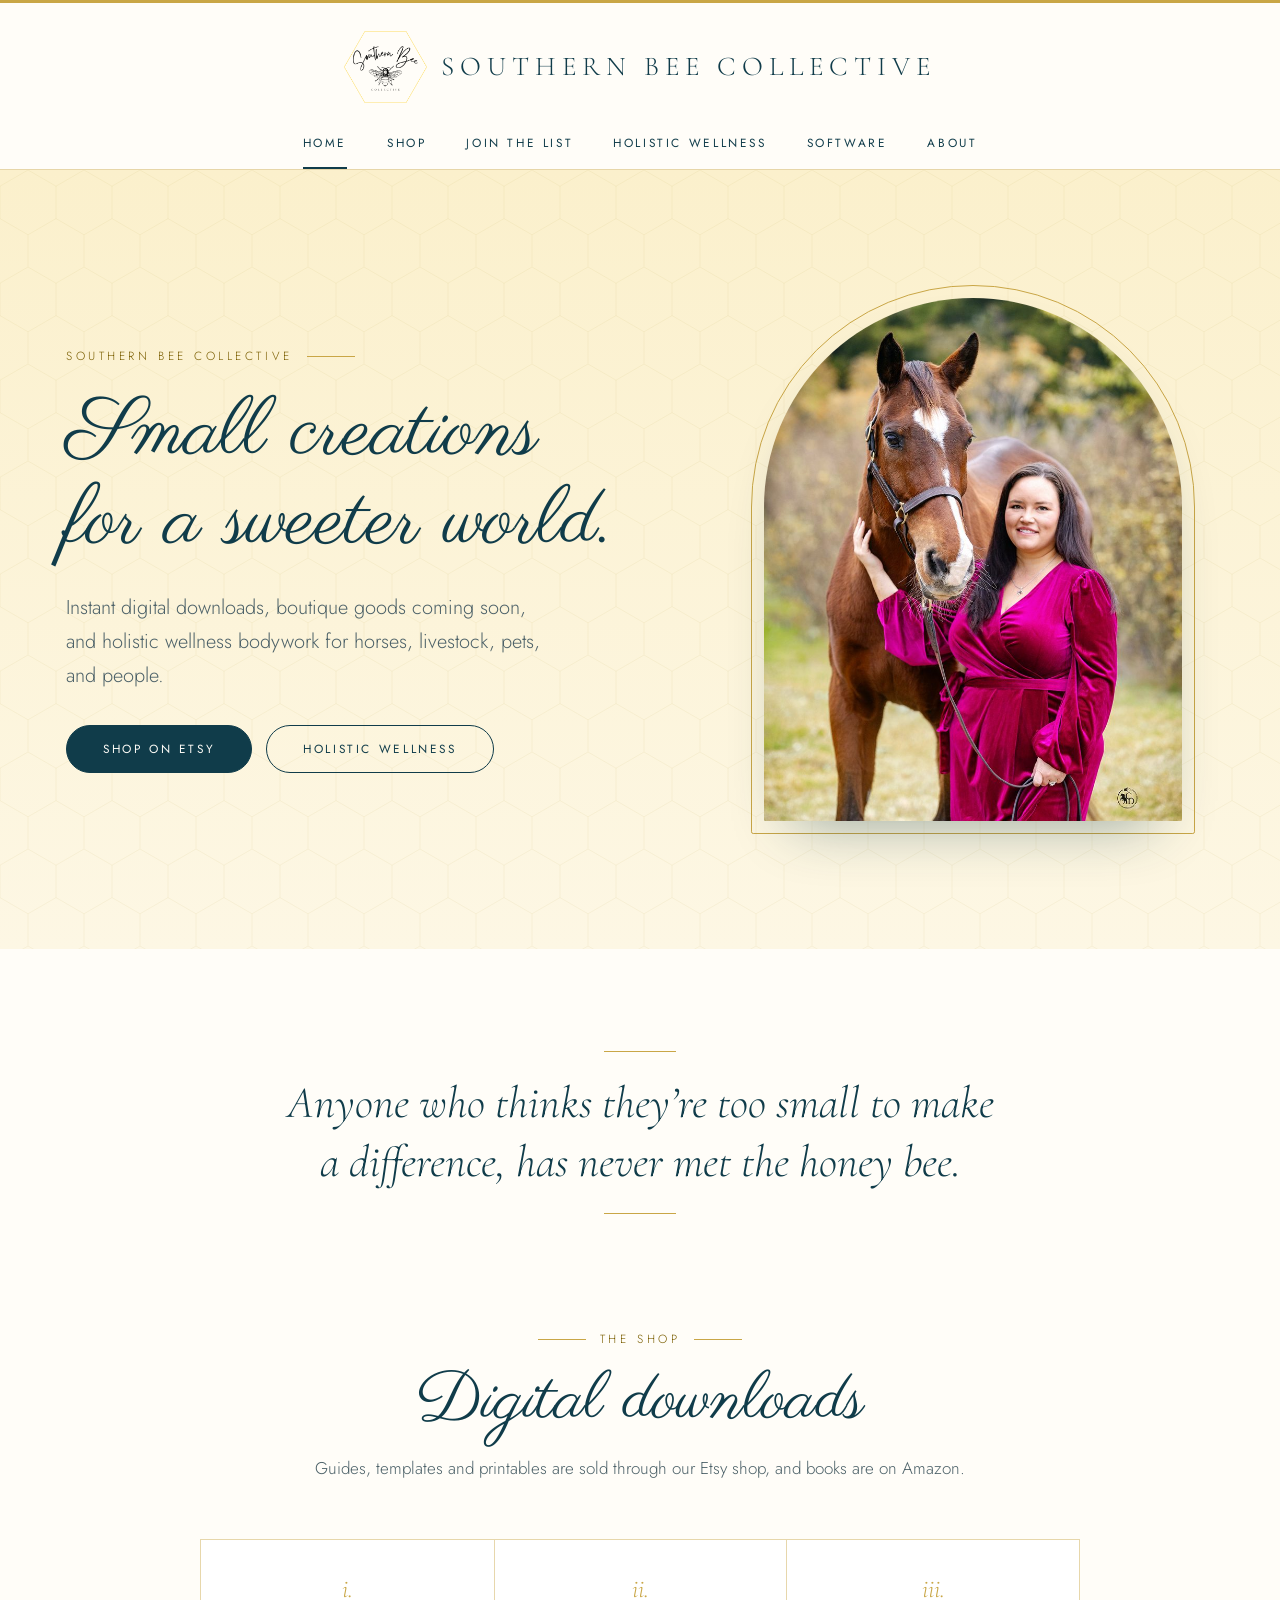
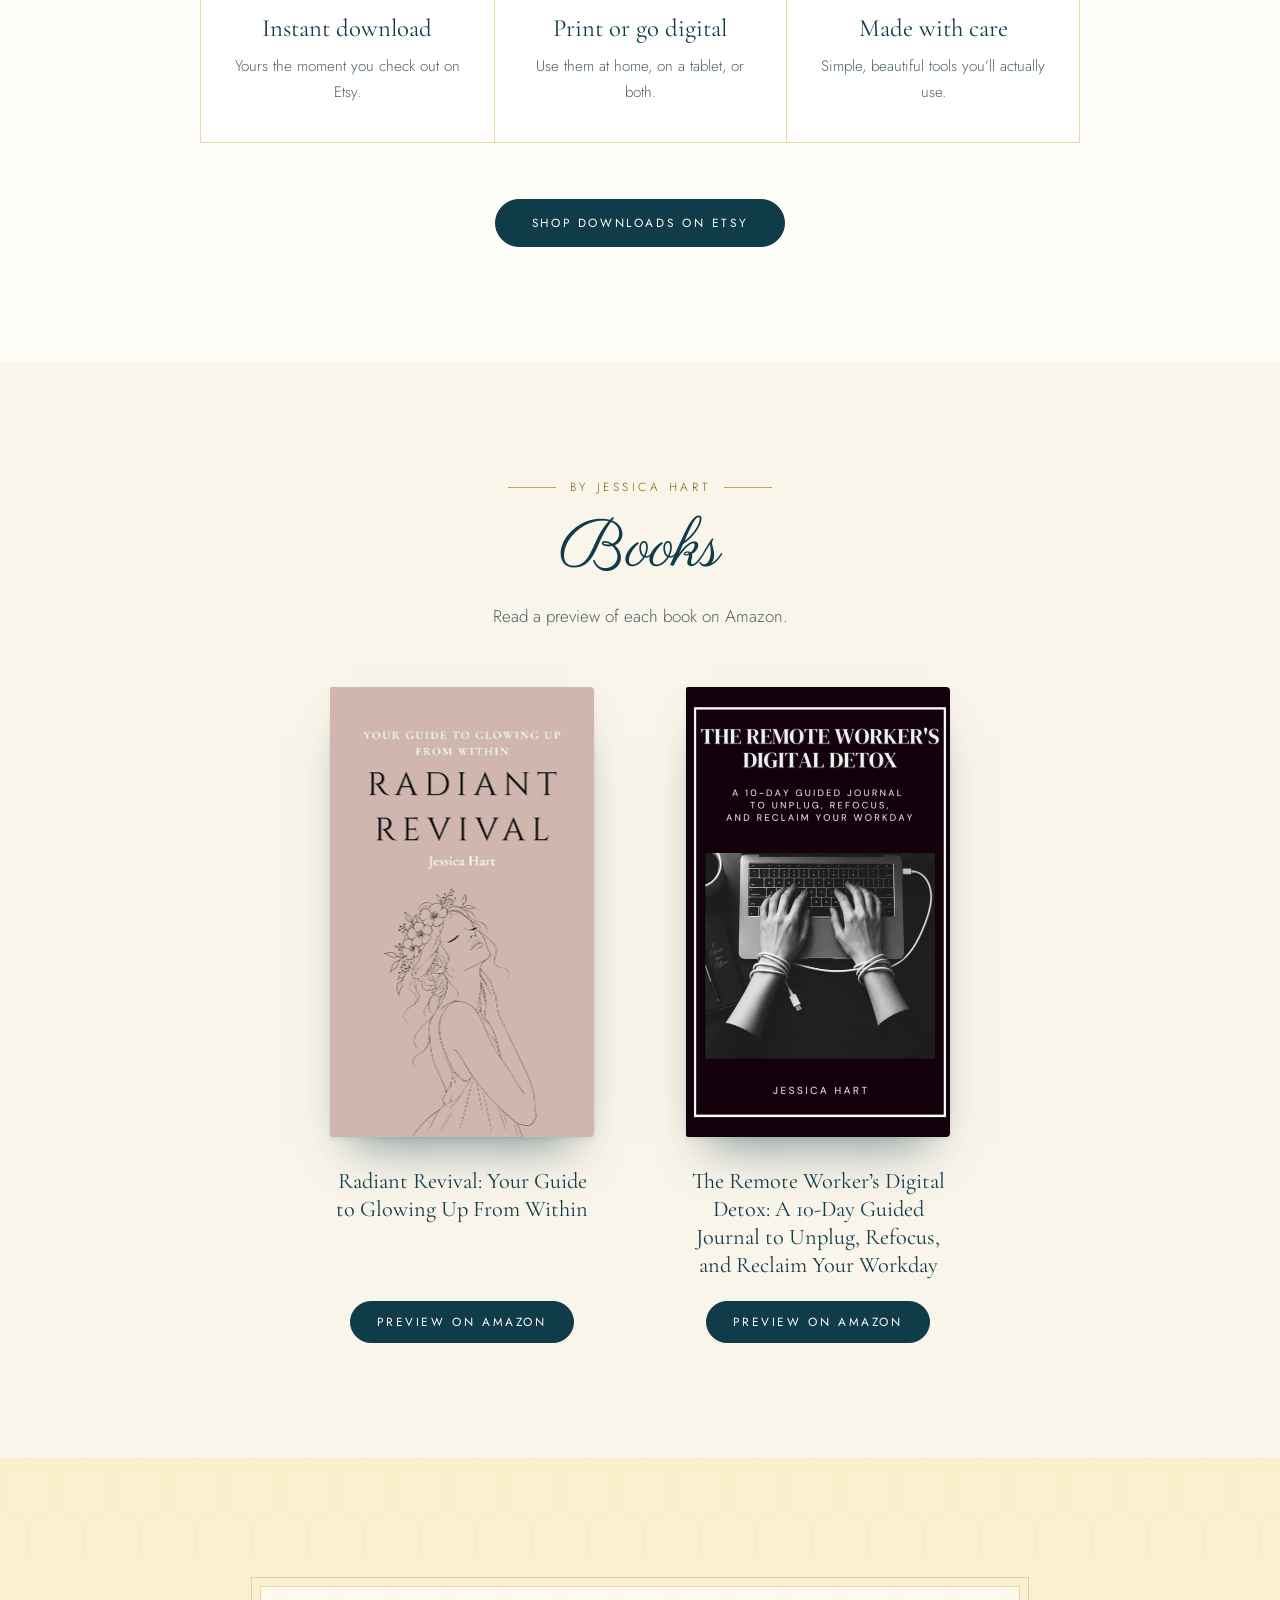
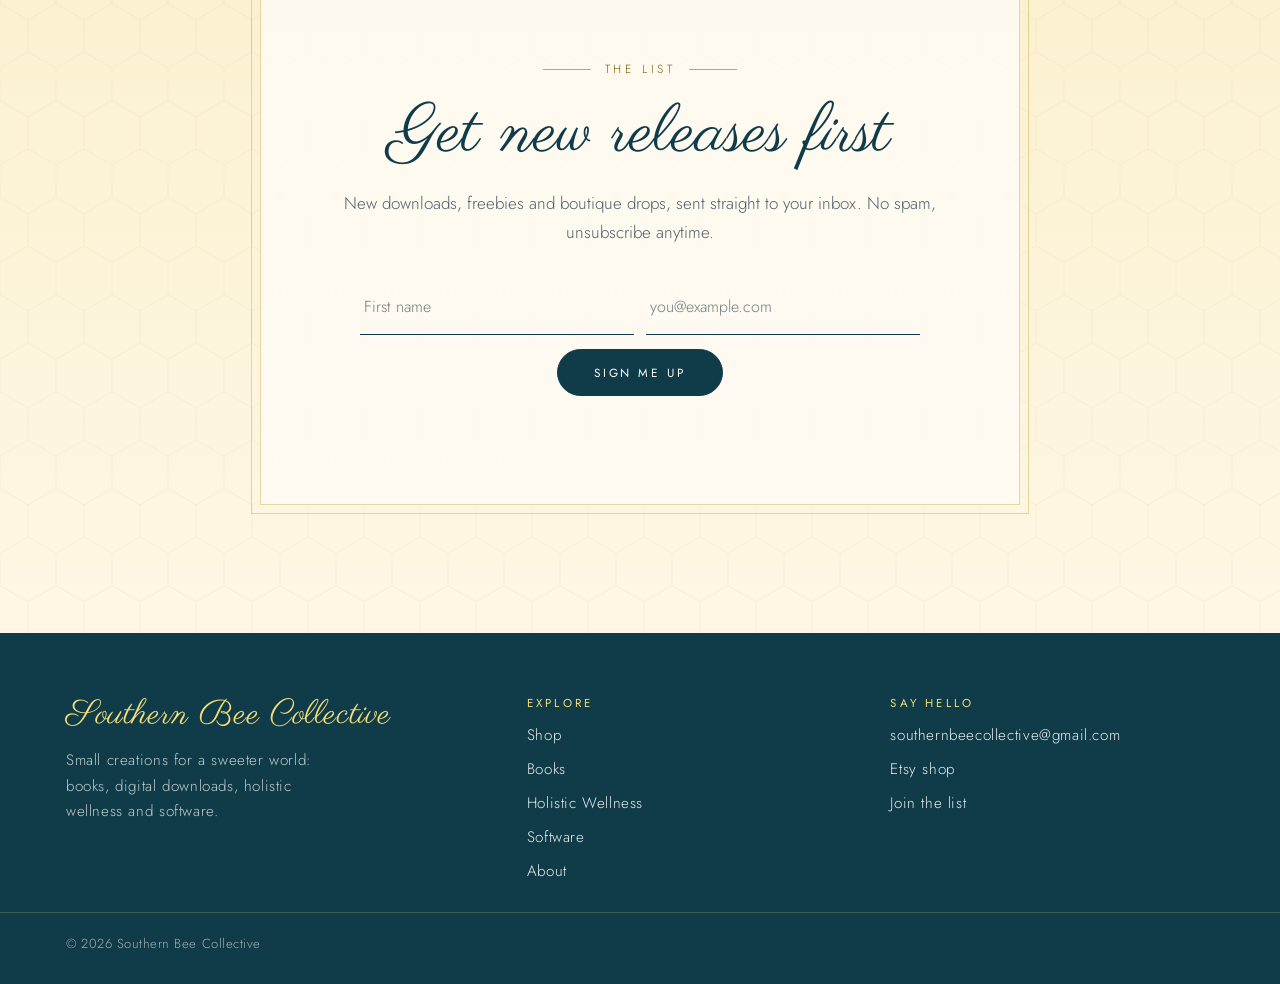
<file: index.html>
<!doctype html>
<html lang="en">
<head>
  <meta charset="utf-8">
  <meta name="viewport" content="width=device-width, initial-scale=1, viewport-fit=cover">
  <title>Southern Bee Collective | Books, Guides, Templates & Printables</title>
  <meta name="description" content="Instant digital downloads from Southern Bee Collective: books, guides, templates and printables, with boutique goods coming soon.">
  <link rel="canonical" href="https://www.southernbeecollective.com/">
  <meta name="theme-color" content="#103C4A">
  <meta property="og:type" content="website">
  <meta property="og:site_name" content="Southern Bee Collective">
  <meta property="og:title" content="Southern Bee Collective | Small creations for a sweeter world">
  <meta property="og:description" content="Digital downloads, books and holistic wellness bodywork for horses, companion animals and people.">
  <meta property="og:url" content="https://www.southernbeecollective.com/">
  <meta property="og:image" content="https://www.southernbeecollective.com/assets/social-preview.jpg?v=2">
  <meta property="og:image:alt" content="Southern Bee Collective: Small creations for a sweeter world. Jessica Hart with her chestnut horse in an arched gold frame.">
  <meta name="twitter:card" content="summary_large_image">
  <link rel="apple-touch-icon" href="assets/favicon.png">
  <link rel="icon" href="assets/favicon.png">
  <link rel="preconnect" href="https://fonts.googleapis.com">
  <link rel="preconnect" href="https://fonts.gstatic.com" crossorigin>
  <link rel="stylesheet" href="https://fonts.googleapis.com/css2?family=Cormorant+Garamond:ital,wght@0,400;0,500;1,400&family=Parisienne&family=Jost:wght@300;400;500&display=swap">
  <link rel="stylesheet" href="styles.css">
  <script src="site.js" defer></script>
  <script type="application/ld+json">{"@context": "https://schema.org", "@type": "Organization", "name": "Southern Bee Collective", "url": "https://www.southernbeecollective.com/", "logo": "https://www.southernbeecollective.com/assets/logo.png"}</script>
</head>
<body>
  <header class="site-header">
    <div class="wrap">
      <a class="brand" href="index.html">
        <img src="assets/logo.png" alt="" width="65" height="56">
        <span class="brand-name">Southern Bee Collective</span>
      </a>
      <nav class="nav" aria-label="Main">
        <a href="index.html" aria-current="page">Home</a>
        <a href="shop.html">Shop</a>
        <a href="subscribe.html">Join the list</a>
        <a href="equine.html">Holistic Wellness</a>
        <a href="software.html">Software</a>
        <a href="about.html">About</a>
      </nav>
    </div>
  </header>

  <main>
    <section class="hero">
      <div class="wrap">
        <div class="hero-grid">
          <div class="hero-copy">
            <span class="eyebrow">Southern Bee Collective</span>
            <h1 class="script" data-content="heroTitle">Small creations for a sweeter world.</h1>
            <p data-content="heroText">Instant digital downloads, boutique goods coming soon, and holistic wellness bodywork for horses, companion animals and people.</p>
            <div class="btn-row">
              <a class="btn" href="https://southernbcollective.etsy.com" target="_blank" rel="noopener" data-link="etsyUrl">Shop on Etsy</a>
              <a class="btn ghost" href="equine.html">Holistic Wellness</a>
            </div>
          </div>
          <div class="arch-frame">
            <div class="arch"><img src="assets/jessica-portrait.jpg" alt="Jessica Hart smiling beside her chestnut horse, with autumn trees behind them" width="800" height="1000" fetchpriority="high"></div>
          </div>
        </div>
      </div>
    </section>

    <section class="quote-band">
      <div class="wrap">
        <figure class="quote">
          <blockquote><p data-content="homeQuote">Anyone who thinks they’re too small to make a difference, has never met the honey bee.</p></blockquote>
        </figure>
      </div>
    </section>

    <section class="section">
      <div class="wrap">
        <div class="section-head">
          <span class="eyebrow">The shop</span>
          <h2 class="script">Digital downloads</h2>
          <p>Guides, templates and printables are sold through our Etsy shop, and books are on Amazon.</p>
        </div>
        <div class="feature">
          <div><span class="num">i.</span><h3 data-content="featureOneTitle">Instant download</h3><p data-content="featureOneText">Yours the moment you check out on Etsy.</p></div>
          <div><span class="num">ii.</span><h3 data-content="featureTwoTitle">Print or go digital</h3><p data-content="featureTwoText">Use them at home, on a tablet, or both.</p></div>
          <div><span class="num">iii.</span><h3 data-content="featureThreeTitle">Made with care</h3><p data-content="featureThreeText">Simple, beautiful tools you’ll actually use.</p></div>
        </div>
        <div><a class="btn" href="https://southernbcollective.etsy.com" target="_blank" rel="noopener" data-link="etsyUrl">Shop downloads on Etsy</a></div>
      </div>
    </section>


    <section class="section tinted books-section" id="books">
      <div class="wrap">
        <div class="section-head">
          <span class="eyebrow">By Jessica Hart</span>
          <h2 class="script">Books</h2>
          <p>Read a preview of each book on Amazon.</p>
        </div>
        <div class="grid books-grid" id="books-grid"></div>
      </div>
    </section>

    <section class="signup" id="signup">
      <div class="wrap">
        <div class="signup-card">
          <div class="section-head">
            <span class="eyebrow">The list</span>
            <h2 class="script">Get new releases first</h2>
            <p>New downloads, freebies and boutique drops, sent straight to your inbox. No spam, unsubscribe anytime.</p>
          </div>
          <form class="signup-form" id="signup-form-home" novalidate>
            <div class="row">
              <input id="name-home" name="name" type="text" aria-label="First name" placeholder="First name" autocomplete="given-name">
              <input id="email-home" name="email" type="email" aria-label="Email address" placeholder="you@example.com" autocomplete="email" required>
            </div>
            <div class="row"><button class="btn" type="submit">Sign me up</button></div>
            <p class="form-note" role="status"></p>
          </form>
        </div>
      </div>
    </section>
  </main>

  <footer class="site-footer">
    <div class="wrap foot">
      <div class="foot-brand">
        <span class="script">Southern Bee Collective</span>
        <p>Small creations for a sweeter world: books, digital downloads, holistic wellness and software.</p>
      </div>
      <nav aria-label="Footer">
        <h2>Explore</h2>
        <ul><li><a href="shop.html">Shop</a></li><li><a href="index.html#books">Books</a></li><li><a href="equine.html">Holistic Wellness</a></li><li><a href="software.html">Software</a></li><li><a href="about.html">About</a></li></ul>
      </nav>
      <div>
        <h2>Say hello</h2>
        <ul><li><a href="mailto:southernbeecollective@gmail.com">southernbeecollective@gmail.com</a></li><li><a href="https://southernbcollective.etsy.com" target="_blank" rel="noopener" data-link="etsyUrl">Etsy shop</a></li><li><a href="subscribe.html">Join the list</a></li></ul>
      </div>
    </div>
    <div class="foot-base"><div class="wrap"><span>&copy; <span id="year">2026</span> Southern Bee Collective</span></div></div>
  </footer>
</body>
</html>
</file>
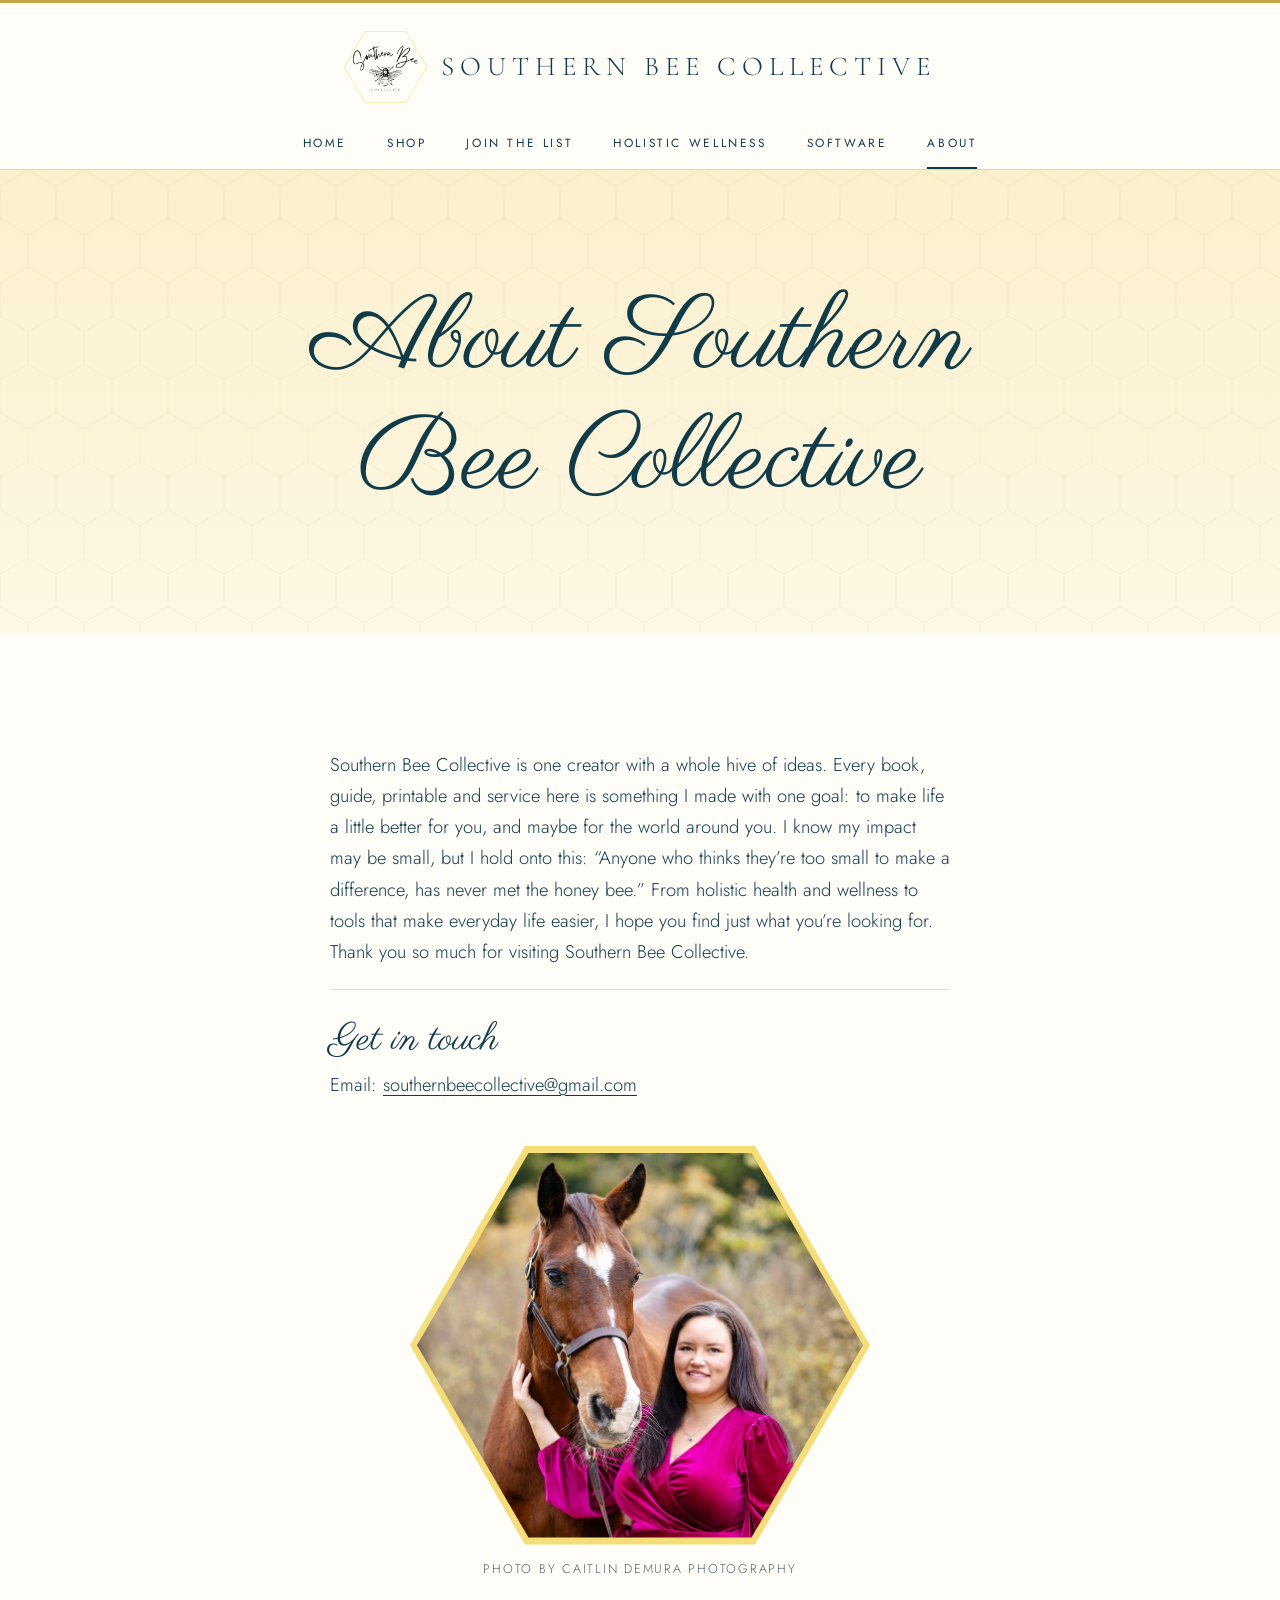
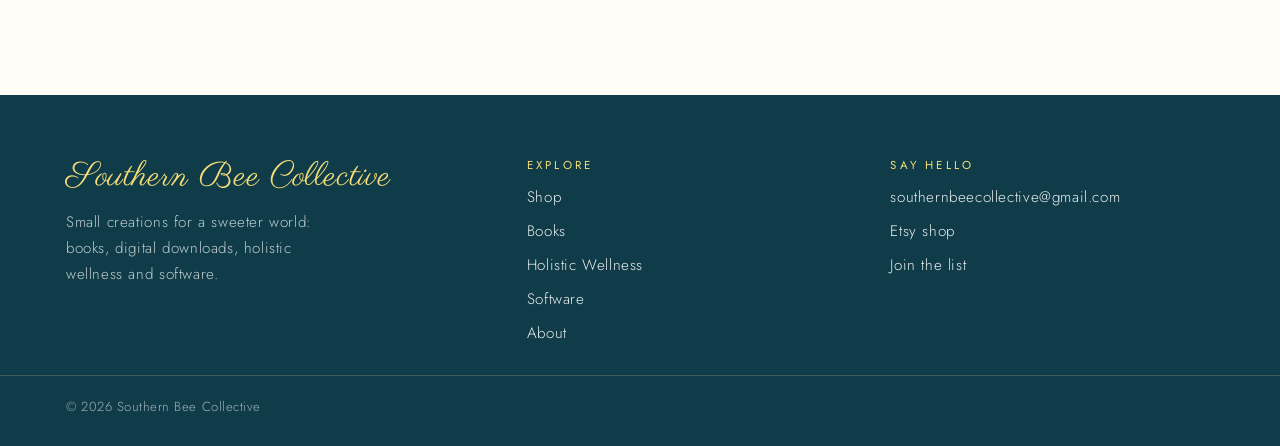
<file: about.html>
<!doctype html>
<html lang="en">
<head>
  <meta charset="utf-8">
  <meta name="viewport" content="width=device-width, initial-scale=1, viewport-fit=cover">
  <title>About | Southern Bee Collective</title>
  <meta name="description" content="Meet Southern Bee Collective, a small independent shop making practical books, guides, templates and printables.">
  <link rel="canonical" href="https://www.southernbeecollective.com/about.html">
  <meta name="theme-color" content="#103C4A">
  <meta property="og:type" content="website">
  <meta property="og:site_name" content="Southern Bee Collective">
  <meta property="og:title" content="About | Southern Bee Collective">
  <meta property="og:description" content="Meet Southern Bee Collective, a small independent shop making practical books, guides, templates and printables.">
  <meta property="og:url" content="https://www.southernbeecollective.com/about.html">
  <meta property="og:image" content="https://www.southernbeecollective.com/assets/social-preview.jpg?v=2">
  <meta property="og:image:alt" content="Southern Bee Collective: Small creations for a sweeter world. Jessica Hart with her chestnut horse in an arched gold frame.">
  <meta name="twitter:card" content="summary_large_image">
  <link rel="apple-touch-icon" href="assets/favicon.png">
  <link rel="icon" href="assets/favicon.png">
  <link rel="preconnect" href="https://fonts.googleapis.com">
  <link rel="preconnect" href="https://fonts.gstatic.com" crossorigin>
  <link rel="stylesheet" href="https://fonts.googleapis.com/css2?family=Cormorant+Garamond:ital,wght@0,400;0,500;1,400&family=Parisienne&family=Jost:wght@300;400;500&display=swap">
  <link rel="stylesheet" href="styles.css">
  <script src="site.js" defer></script>
</head>
<body>
  <header class="site-header">
    <div class="wrap">
      <a class="brand" href="index.html">
        <img src="assets/logo.png" alt="" width="65" height="56">
        <span class="brand-name">Southern Bee Collective</span>
      </a>
      <nav class="nav" aria-label="Main">
        <a href="index.html">Home</a>
        <a href="shop.html">Shop</a>
        <a href="subscribe.html">Join the list</a>
        <a href="equine.html">Holistic Wellness</a>
        <a href="software.html">Software</a>
        <a href="about.html" aria-current="page">About</a>
      </nav>
    </div>
  </header>

  <main>
    <section class="hero page-hero">
      <div class="wrap">
        <h1 class="script">About Southern Bee Collective</h1>
      </div>
    </section>

    <section class="section">
      <div class="wrap">
        <div class="prose">
          <div class="prose" data-content="aboutText"><p>Southern Bee Collective is one creator with a whole hive of ideas. Every book, guide, printable and service here is something I made with one goal: to make life a little better for you, and maybe for the world around you. I know my impact may be small, but I hold onto this: “Anyone who thinks they’re too small to make a difference, has never met the honey bee.” From holistic health and wellness to tools that make everyday life easier, I hope you find just what you’re looking for. Thank you so much for visiting Southern Bee Collective.</p></div>
          <div class="contact">
            <h2 class="script">Get in touch</h2>
            <p>Email: <a data-content="contactEmail" href="mailto:southernbeecollective@gmail.com">southernbeecollective@gmail.com</a></p>
          </div>
          <div class="photo-wrap">
            <figure class="honeycomb">
              <img src="assets/jessica-and-horse.jpg" alt="Jessica smiling beside her chestnut horse, who wears a leather halter, with autumn trees behind them" width="900" height="780" loading="lazy">
            </figure>
            <p class="photo-credit">Photo by Caitlin Demura Photography</p>
          </div>
        </div>
      </div>
    </section>

  </main>

  <footer class="site-footer">
    <div class="wrap foot">
      <div class="foot-brand">
        <span class="script">Southern Bee Collective</span>
        <p>Small creations for a sweeter world: books, digital downloads, holistic wellness and software.</p>
      </div>
      <nav aria-label="Footer">
        <h2>Explore</h2>
        <ul><li><a href="shop.html">Shop</a></li><li><a href="index.html#books">Books</a></li><li><a href="equine.html">Holistic Wellness</a></li><li><a href="software.html">Software</a></li><li><a href="about.html">About</a></li></ul>
      </nav>
      <div>
        <h2>Say hello</h2>
        <ul><li><a href="mailto:southernbeecollective@gmail.com">southernbeecollective@gmail.com</a></li><li><a href="https://southernbcollective.etsy.com" target="_blank" rel="noopener" data-link="etsyUrl">Etsy shop</a></li><li><a href="subscribe.html">Join the list</a></li></ul>
      </div>
    </div>
    <div class="foot-base"><div class="wrap"><span>&copy; <span id="year">2026</span> Southern Bee Collective</span></div></div>
  </footer>
</body>
</html>
</file>
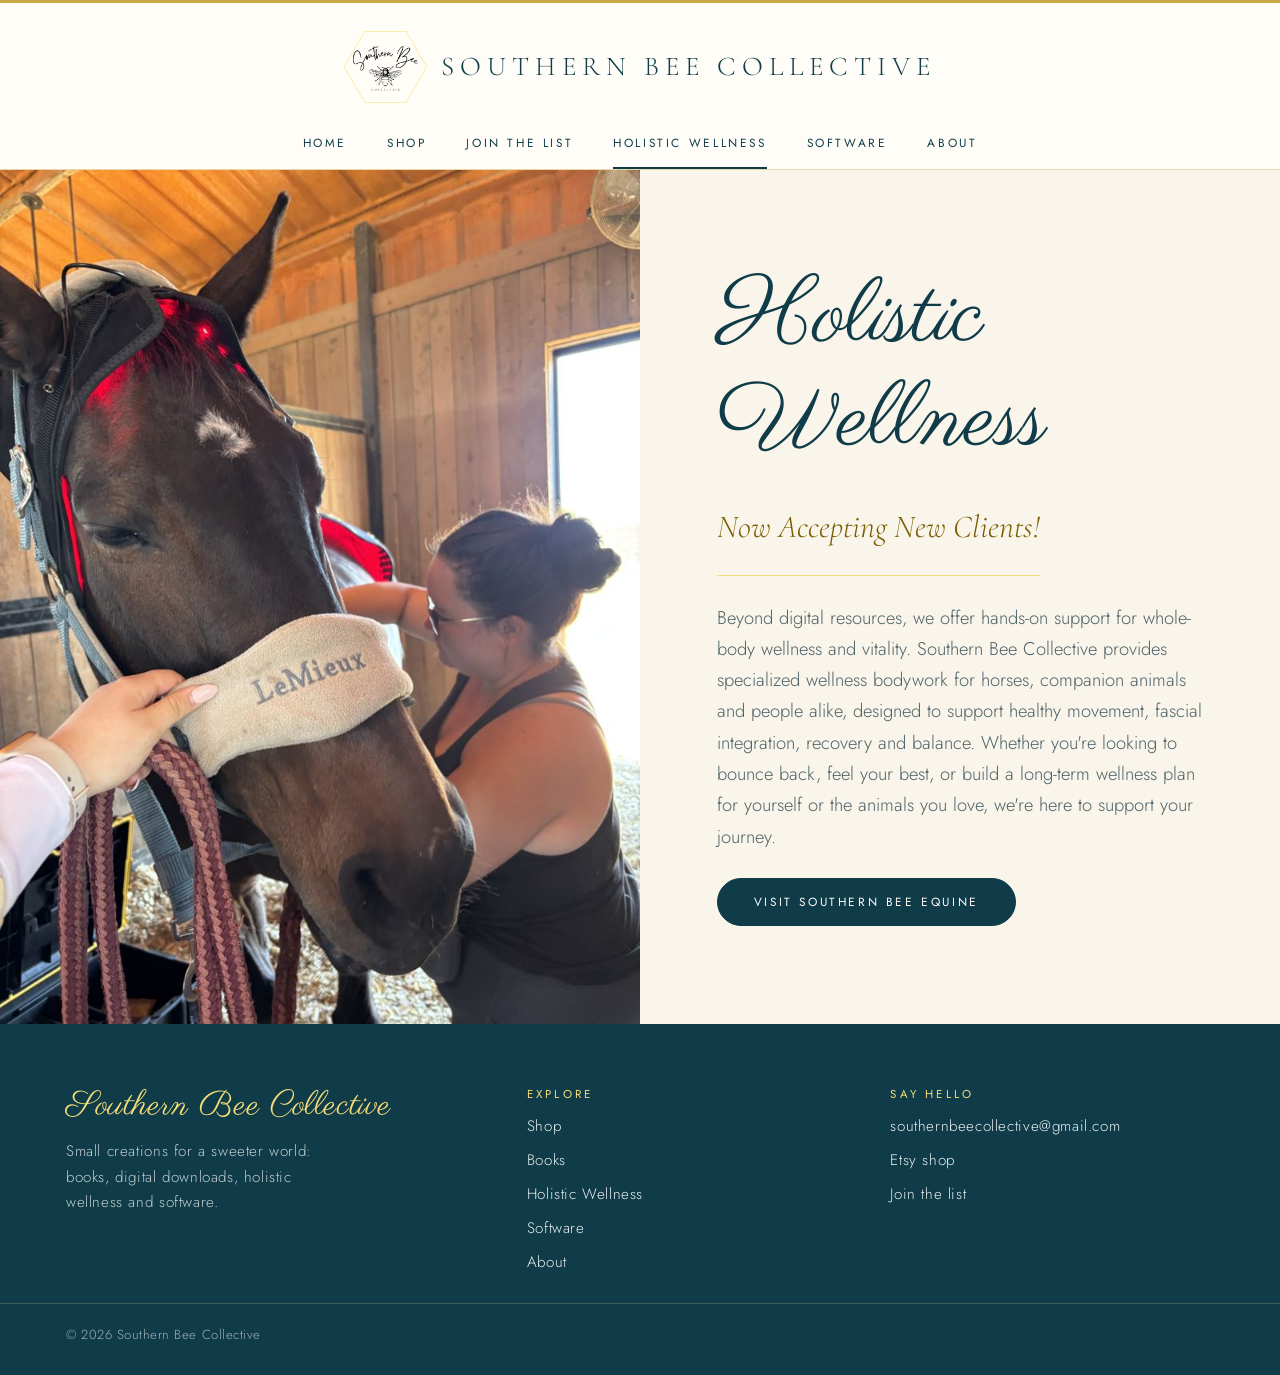
<file: equine.html>
<!doctype html>
<html lang="en">
<head>
  <meta charset="utf-8">
  <meta name="viewport" content="width=device-width, initial-scale=1, viewport-fit=cover">
  <title>Holistic Wellness Bodywork | Southern Bee Collective</title>
  <meta name="description" content="Holistic wellness bodywork for horses, companion animals and people, supporting healthy movement, fascial integration, recovery and balance. Now accepting new clients.">
  <link rel="canonical" href="https://www.southernbeecollective.com/equine.html">
  <meta name="theme-color" content="#103C4A">
  <meta property="og:type" content="website">
  <meta property="og:site_name" content="Southern Bee Collective">
  <meta property="og:title" content="Holistic Wellness Bodywork | Southern Bee Collective">
  <meta property="og:description" content="Holistic wellness bodywork for horses, companion animals and people, supporting healthy movement, fascial integration, recovery and balance. Now accepting new clients.">
  <meta property="og:url" content="https://www.southernbeecollective.com/equine.html">
  <meta property="og:image" content="https://www.southernbeecollective.com/assets/equine-1600.jpg">
  <meta property="og:image:alt" content="A horse receiving a wellness bodywork session in a barn">
  <meta name="twitter:card" content="summary_large_image">
  <link rel="apple-touch-icon" href="assets/favicon.png">
  <link rel="icon" href="assets/favicon.png">
  <link rel="preconnect" href="https://fonts.googleapis.com">
  <link rel="preconnect" href="https://fonts.gstatic.com" crossorigin>
  <link rel="stylesheet" href="https://fonts.googleapis.com/css2?family=Cormorant+Garamond:ital,wght@0,400;0,500;1,400&family=Parisienne&family=Jost:wght@300;400;500&display=swap">
  <link rel="stylesheet" href="styles.css">
  <script src="site.js" defer></script>
</head>
<body>
  <header class="site-header">
    <div class="wrap">
      <a class="brand" href="index.html">
        <img src="assets/logo.png" alt="" width="65" height="56">
        <span class="brand-name">Southern Bee Collective</span>
      </a>
      <nav class="nav" aria-label="Main">
        <a href="index.html">Home</a>
        <a href="shop.html">Shop</a>
        <a href="subscribe.html">Join the list</a>
        <a href="equine.html" aria-current="page">Holistic Wellness</a>
        <a href="software.html">Software</a>
        <a href="about.html">About</a>
      </nav>
    </div>
  </header>

  <main>
    <section class="equine">
      <div class="equine-split">
        <div class="equine-photo">
          <img src="assets/equine-800.jpg" srcset="assets/equine-800.jpg 800w, assets/equine-1600.jpg 1600w" sizes="(max-width: 760px) 90vw, 460px" alt="A dark bay horse wearing a red light therapy mask while a practitioner works on its neck in a barn" width="800" height="1067" fetchpriority="high">
        </div>
        <div class="equine-copy">
          <h1 class="script">Holistic Wellness</h1>
          <p class="callout" data-content="equineHeadline">Now Accepting New Clients!</p>
          <div class="prose" data-content="equineText"><p>Beyond digital resources, we offer hands-on support for whole-body wellness and vitality. Southern Bee Collective provides specialized wellness bodywork for horses, companion animals and people alike, designed to support healthy movement, fascial integration, recovery and balance. Whether you&#39;re looking to bounce back, feel your best, or build a long-term wellness plan for yourself or the animals you love, we&#39;re here to support your journey.</p></div>
          <div class="btn-row"><a class="btn" href="https://www.southernbeeequine.com" target="_blank" rel="noopener">Visit Southern Bee Equine</a></div>
        </div>
      </div>
    </section>

  </main>

  <footer class="site-footer">
    <div class="wrap foot">
      <div class="foot-brand">
        <span class="script">Southern Bee Collective</span>
        <p>Small creations for a sweeter world: books, digital downloads, holistic wellness and software.</p>
      </div>
      <nav aria-label="Footer">
        <h2>Explore</h2>
        <ul><li><a href="shop.html">Shop</a></li><li><a href="index.html#books">Books</a></li><li><a href="equine.html">Holistic Wellness</a></li><li><a href="software.html">Software</a></li><li><a href="about.html">About</a></li></ul>
      </nav>
      <div>
        <h2>Say hello</h2>
        <ul><li><a href="mailto:southernbeecollective@gmail.com">southernbeecollective@gmail.com</a></li><li><a href="https://southernbcollective.etsy.com" target="_blank" rel="noopener" data-link="etsyUrl">Etsy shop</a></li><li><a href="subscribe.html">Join the list</a></li></ul>
      </div>
    </div>
    <div class="foot-base"><div class="wrap"><span>&copy; <span id="year">2026</span> Southern Bee Collective</span></div></div>
  </footer>
</body>
</html>
</file>
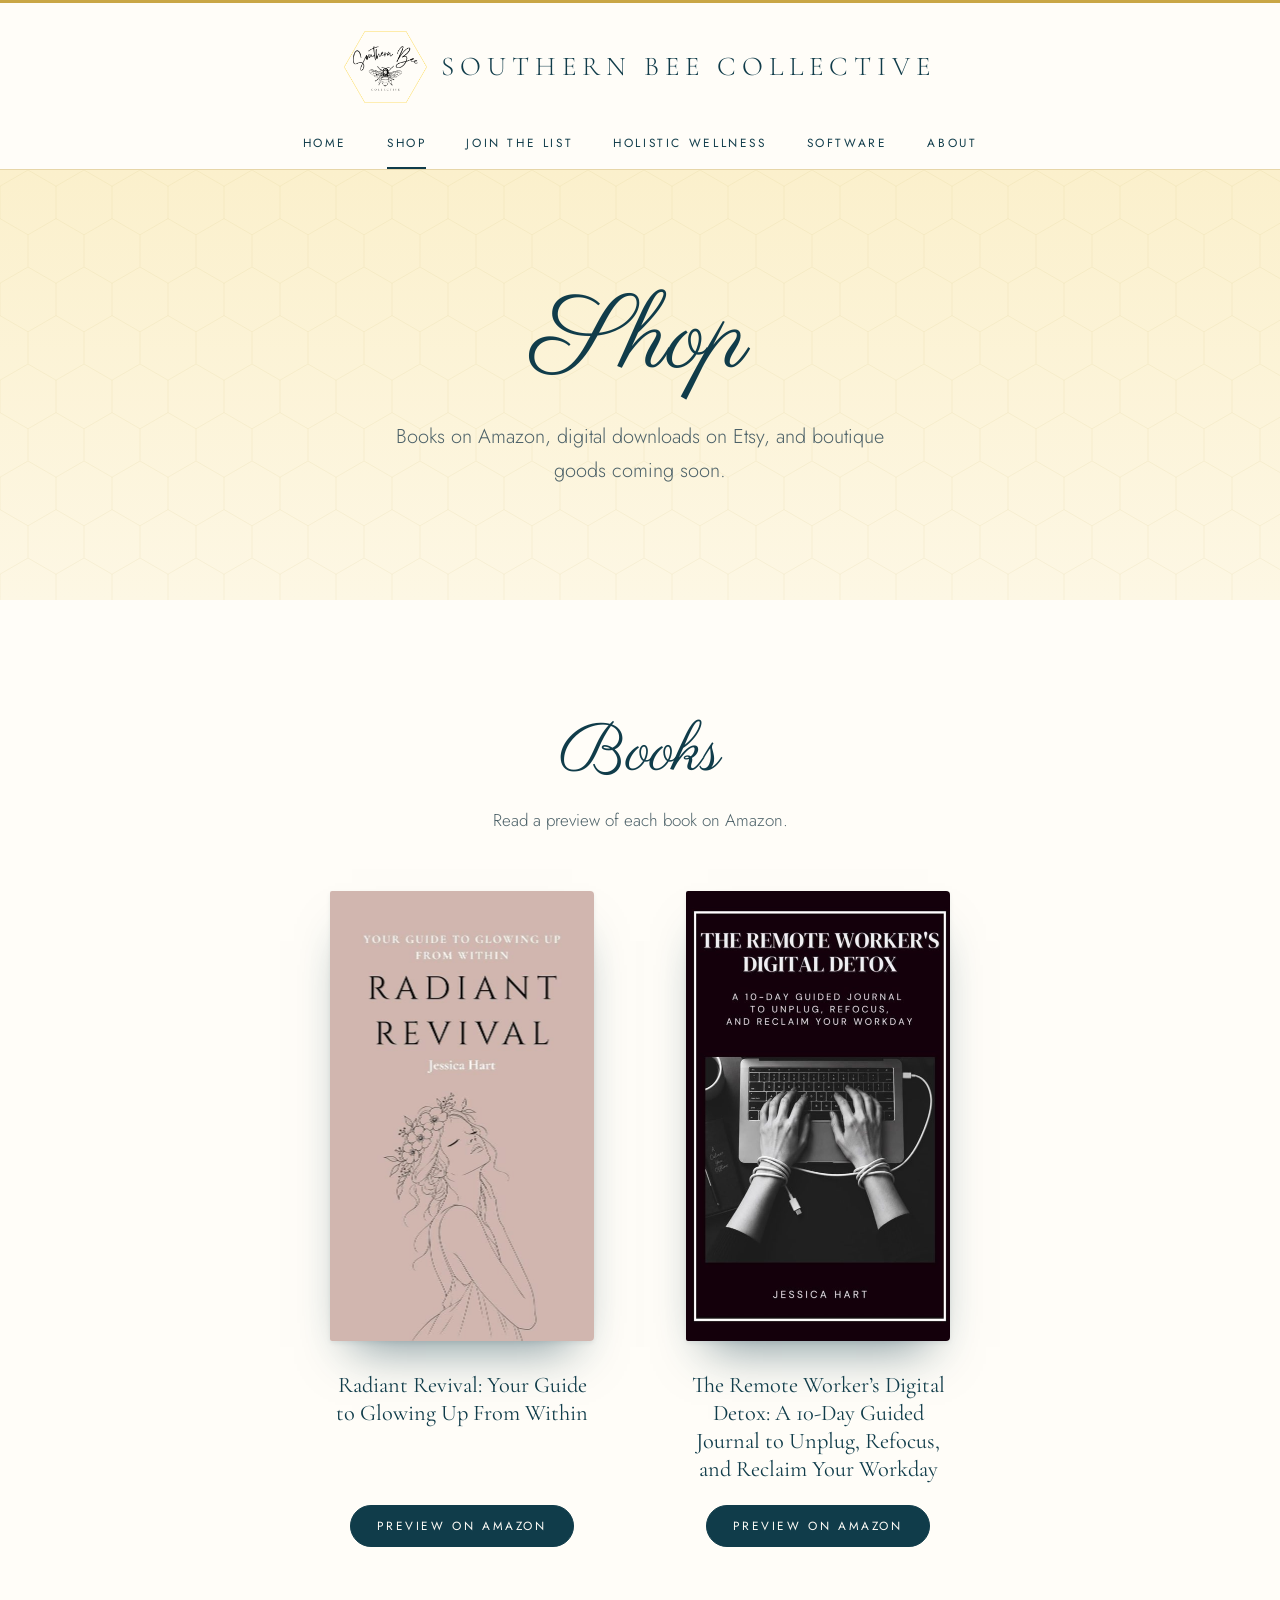
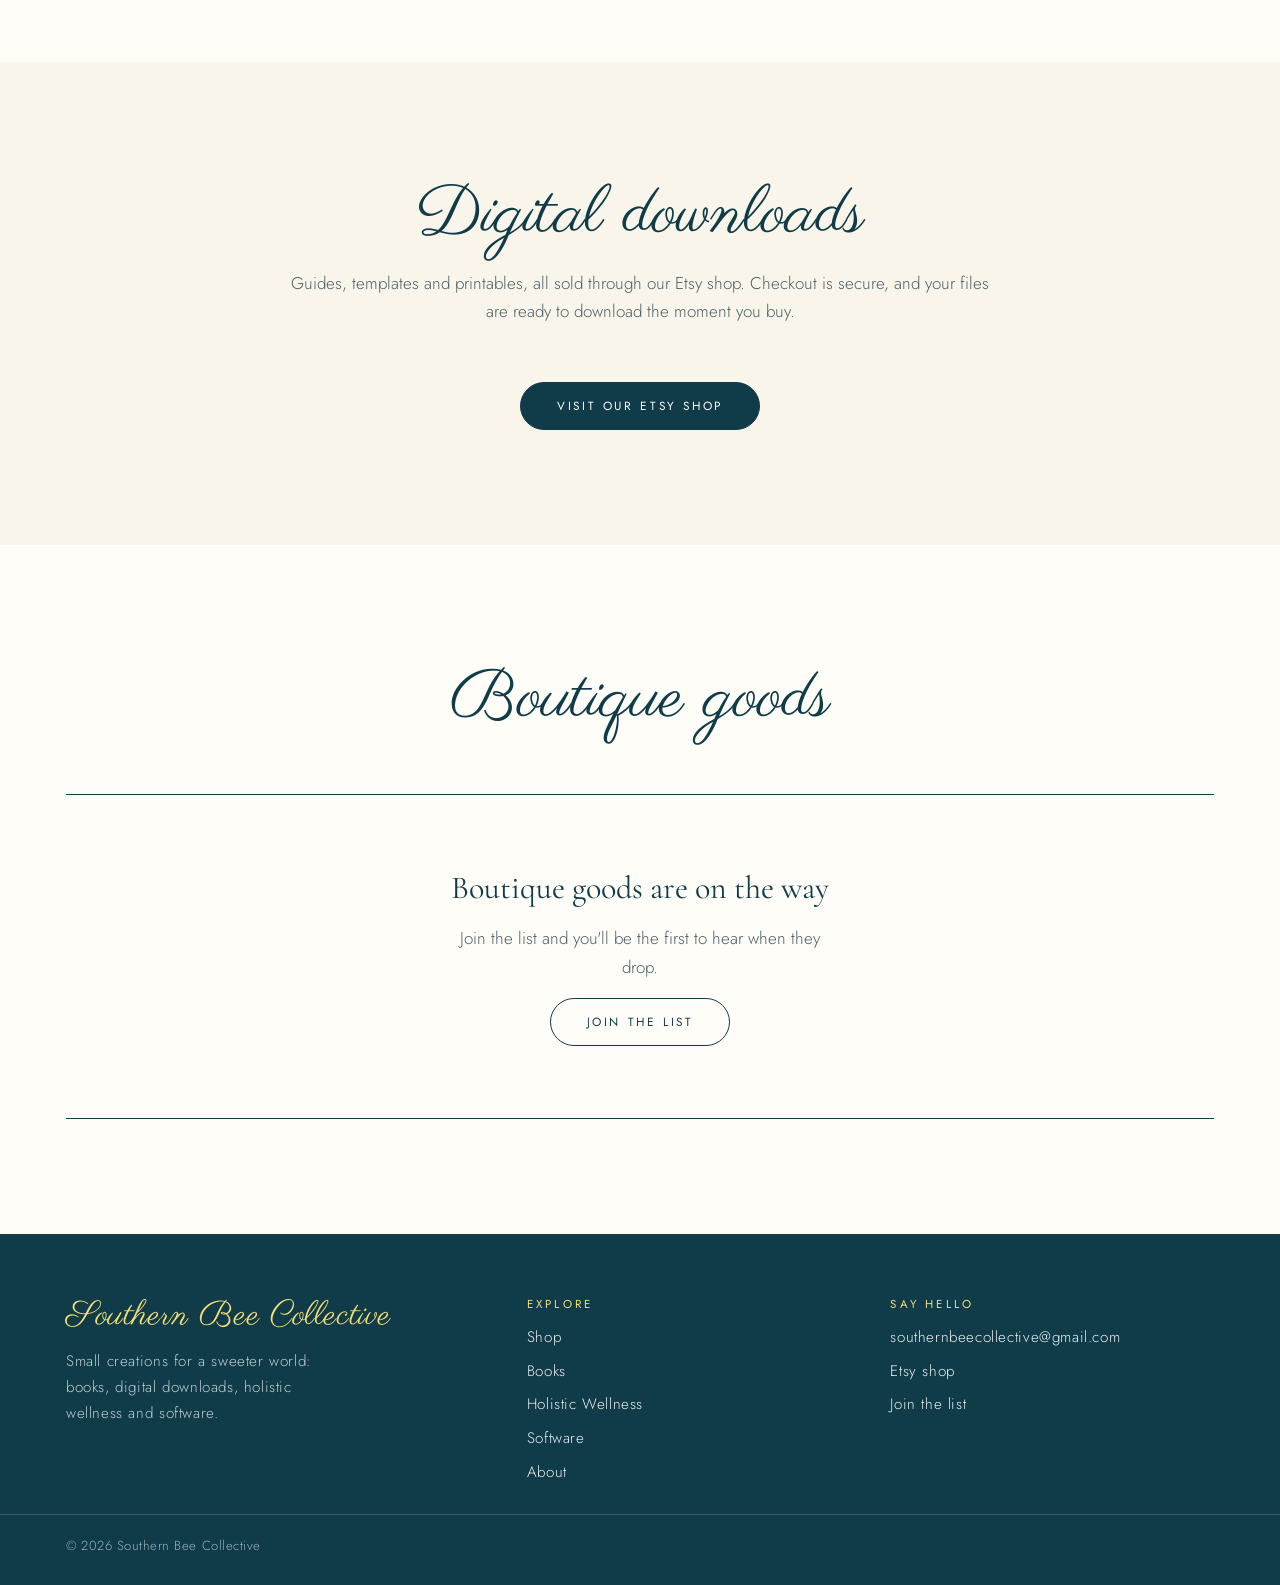
<file: shop.html>
<!doctype html>
<html lang="en">
<head>
  <meta charset="utf-8">
  <meta name="viewport" content="width=device-width, initial-scale=1, viewport-fit=cover">
  <title>Books, Digital Downloads & Boutique | Southern Bee Collective</title>
  <meta name="description" content="Shop Southern Bee Collective books on Amazon and guides, templates and printables in our Etsy shop, with boutique goods coming soon.">
  <link rel="canonical" href="https://www.southernbeecollective.com/shop.html">
  <meta name="theme-color" content="#103C4A">
  <meta property="og:type" content="website">
  <meta property="og:site_name" content="Southern Bee Collective">
  <meta property="og:title" content="Books, Digital Downloads & Boutique | Southern Bee Collective">
  <meta property="og:description" content="Shop Southern Bee Collective books on Amazon and guides, templates and printables in our Etsy shop, with boutique goods coming soon.">
  <meta property="og:url" content="https://www.southernbeecollective.com/shop.html">
  <meta property="og:image" content="https://www.southernbeecollective.com/assets/social-preview.jpg?v=2">
  <meta property="og:image:alt" content="Southern Bee Collective: Small creations for a sweeter world. Jessica Hart with her chestnut horse in an arched gold frame.">
  <meta name="twitter:card" content="summary_large_image">
  <link rel="apple-touch-icon" href="assets/favicon.png">
  <link rel="icon" href="assets/favicon.png">
  <link rel="preconnect" href="https://fonts.googleapis.com">
  <link rel="preconnect" href="https://fonts.gstatic.com" crossorigin>
  <link rel="stylesheet" href="https://fonts.googleapis.com/css2?family=Cormorant+Garamond:ital,wght@0,400;0,500;1,400&family=Parisienne&family=Jost:wght@300;400;500&display=swap">
  <link rel="stylesheet" href="styles.css">
  <script src="site.js" defer></script>
</head>
<body>
  <header class="site-header">
    <div class="wrap">
      <a class="brand" href="index.html">
        <img src="assets/logo.png" alt="" width="65" height="56">
        <span class="brand-name">Southern Bee Collective</span>
      </a>
      <nav class="nav" aria-label="Main">
        <a href="index.html">Home</a>
        <a href="shop.html" aria-current="page">Shop</a>
        <a href="subscribe.html">Join the list</a>
        <a href="equine.html">Holistic Wellness</a>
        <a href="software.html">Software</a>
        <a href="about.html">About</a>
      </nav>
    </div>
  </header>

  <main>
    <section class="hero page-hero">
      <div class="wrap">
        <h1 class="script">Shop</h1>
        <p>Books on Amazon, digital downloads on Etsy, and boutique goods coming soon.</p>
      </div>
    </section>

    <section class="section books-section" id="books">
      <div class="wrap">
        <div class="section-head">
          <h2 class="script">Books</h2>
          <p>Read a preview of each book on Amazon.</p>
        </div>
        <div class="grid books-grid" id="books-grid"></div>
      </div>
    </section>

    <section class="section tinted">
      <div class="wrap">
        <div class="section-head">
          <h2 class="script">Digital downloads</h2>
          <p>Guides, templates and printables, all sold through our Etsy shop. Checkout is secure, and your files are ready to download the moment you buy.</p>
        </div>
        <div class="etsy-cta"><a class="btn" href="https://southernbcollective.etsy.com" target="_blank" rel="noopener" data-link="etsyUrl">Visit our Etsy shop</a></div>
      </div>
    </section>

    <section class="section">
      <div class="wrap">
        <div class="section-head">
          <h2 class="script">Boutique goods</h2>
        </div>
        <div id="boutique-grid"></div>
      </div>
    </section>

  </main>

  <footer class="site-footer">
    <div class="wrap foot">
      <div class="foot-brand">
        <span class="script">Southern Bee Collective</span>
        <p>Small creations for a sweeter world: books, digital downloads, holistic wellness and software.</p>
      </div>
      <nav aria-label="Footer">
        <h2>Explore</h2>
        <ul><li><a href="shop.html">Shop</a></li><li><a href="index.html#books">Books</a></li><li><a href="equine.html">Holistic Wellness</a></li><li><a href="software.html">Software</a></li><li><a href="about.html">About</a></li></ul>
      </nav>
      <div>
        <h2>Say hello</h2>
        <ul><li><a href="mailto:southernbeecollective@gmail.com">southernbeecollective@gmail.com</a></li><li><a href="https://southernbcollective.etsy.com" target="_blank" rel="noopener" data-link="etsyUrl">Etsy shop</a></li><li><a href="subscribe.html">Join the list</a></li></ul>
      </div>
    </div>
    <div class="foot-base"><div class="wrap"><span>&copy; <span id="year">2026</span> Southern Bee Collective</span></div></div>
  </footer>
</body>
</html>
</file>
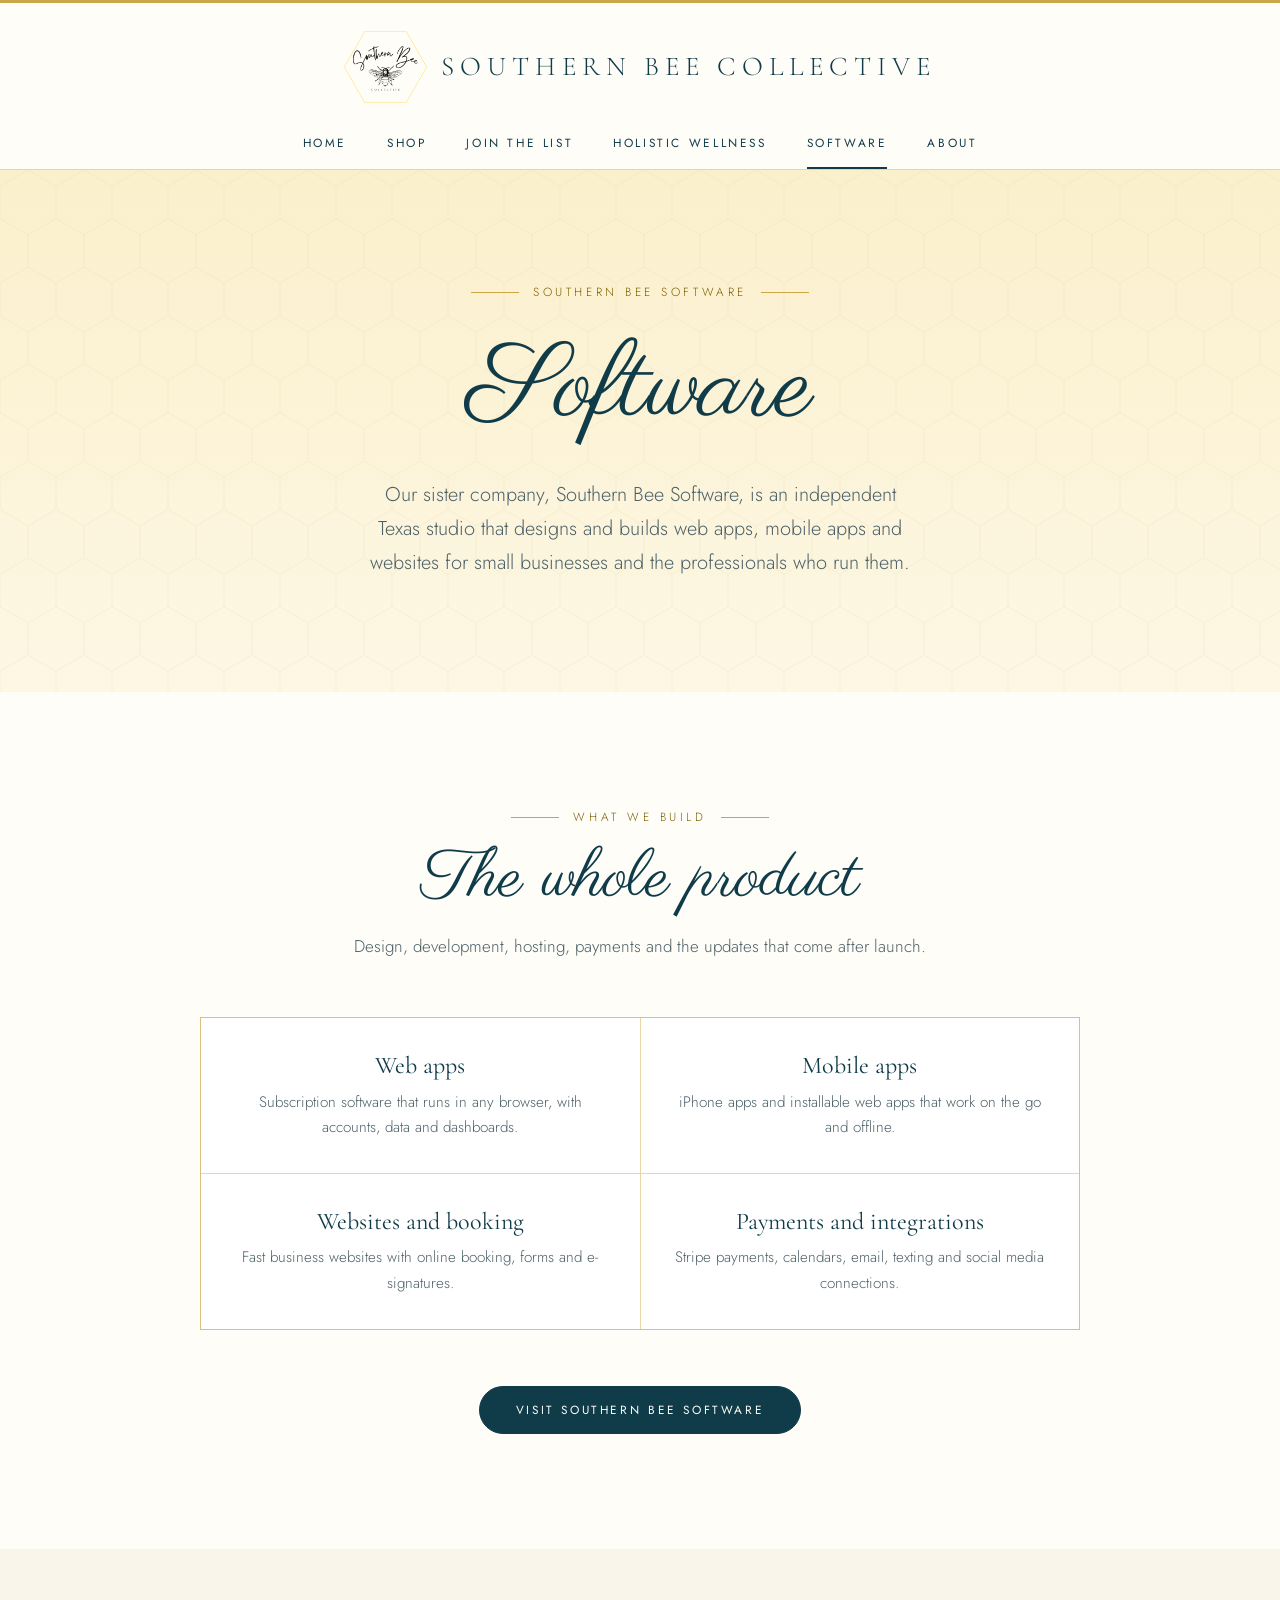
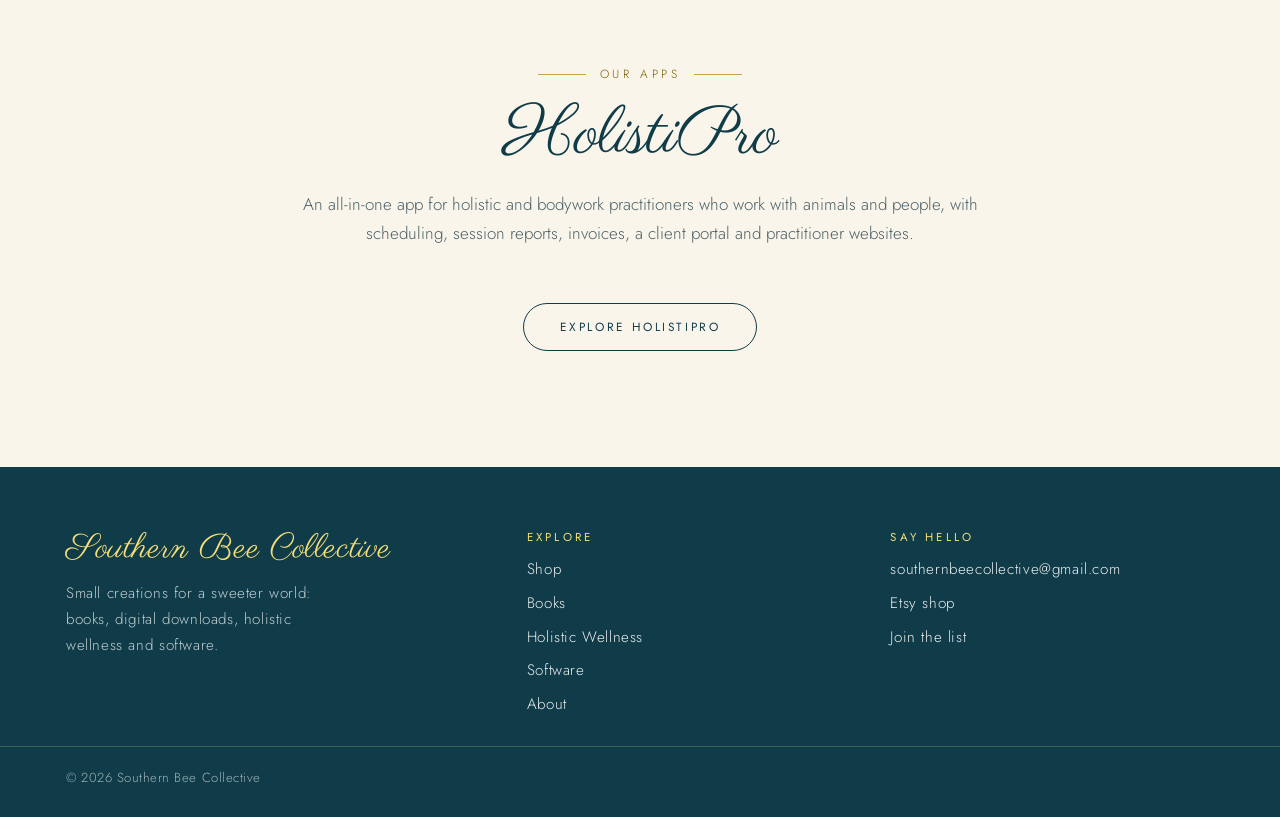
<file: software.html>
<!doctype html>
<html lang="en">
<head>
  <meta charset="utf-8">
  <meta name="viewport" content="width=device-width, initial-scale=1, viewport-fit=cover">
  <title>Software | Southern Bee Collective</title>
  <meta name="description" content="Southern Bee Software, our sister company, designs and builds web apps, mobile apps and websites for small businesses, including HolistiPro.">
  <link rel="canonical" href="https://www.southernbeecollective.com/software.html">
  <meta name="theme-color" content="#103C4A">
  <meta property="og:type" content="website">
  <meta property="og:site_name" content="Southern Bee Collective">
  <meta property="og:title" content="Software | Southern Bee Collective">
  <meta property="og:description" content="Southern Bee Software, our sister company, designs and builds web apps, mobile apps and websites for small businesses, including HolistiPro.">
  <meta property="og:url" content="https://www.southernbeecollective.com/software.html">
  <meta property="og:image" content="https://www.southernbeecollective.com/assets/social-preview.jpg?v=2">
  <meta property="og:image:alt" content="Southern Bee Collective: Small creations for a sweeter world.">
  <meta name="twitter:card" content="summary_large_image">
  <link rel="apple-touch-icon" href="assets/favicon.png">
  <link rel="icon" href="assets/favicon.png">
  <link rel="preconnect" href="https://fonts.googleapis.com">
  <link rel="preconnect" href="https://fonts.gstatic.com" crossorigin>
  <link rel="stylesheet" href="https://fonts.googleapis.com/css2?family=Cormorant+Garamond:ital,wght@0,400;0,500;1,400&family=Parisienne&family=Jost:wght@300;400;500&display=swap">
  <link rel="stylesheet" href="styles.css">
  <script src="site.js" defer></script>
</head>
<body>
  <header class="site-header">
    <div class="wrap">
      <a class="brand" href="index.html">
        <img src="assets/logo.png" alt="" width="65" height="56">
        <span class="brand-name">Southern Bee Collective</span>
      </a>
      <nav class="nav" aria-label="Main">
        <a href="index.html">Home</a>
        <a href="shop.html">Shop</a>
        <a href="subscribe.html">Join the list</a>
        <a href="equine.html">Holistic Wellness</a>
        <a href="software.html" aria-current="page">Software</a>
        <a href="about.html">About</a>
      </nav>
    </div>
  </header>

  <main>
    <section class="hero page-hero">
      <div class="wrap">
        <div class="hero-copy">
          <span class="eyebrow">Southern Bee Software</span>
          <h1 class="script">Software</h1>
          <p>Our sister company, Southern Bee Software, is an independent Texas studio that designs and builds web apps, mobile apps and websites for small businesses and the professionals who run them.</p>
        </div>
      </div>
    </section>

    <section class="section">
      <div class="wrap">
        <div class="section-head">
          <span class="eyebrow">What we build</span>
          <h2 class="script">The whole product</h2>
          <p>Design, development, hosting, payments and the updates that come after launch.</p>
        </div>
        <div class="services">
          <div><h3>Web apps</h3><p>Subscription software that runs in any browser, with accounts, data and dashboards.</p></div>
          <div><h3>Mobile apps</h3><p>iPhone apps and installable web apps that work on the go and offline.</p></div>
          <div><h3>Websites and booking</h3><p>Fast business websites with online booking, forms and e-signatures.</p></div>
          <div><h3>Payments and integrations</h3><p>Stripe payments, calendars, email, texting and social media connections.</p></div>
        </div>
        <div><a class="btn" href="https://southernbeesoftware.com/" target="_blank" rel="noopener">Visit Southern Bee Software</a></div>
      </div>
    </section>

    <section class="section tinted">
      <div class="wrap">
        <div class="section-head">
          <span class="eyebrow">Our apps</span>
          <h2 class="script">HolistiPro</h2>
          <p>An all-in-one app for holistic and bodywork practitioners who work with animals and people, with scheduling, session reports, invoices, a client portal and practitioner websites.</p>
        </div>
        <div><a class="btn ghost" href="https://holistipro.com" target="_blank" rel="noopener">Explore HolistiPro</a></div>
      </div>
    </section>

  </main>

  <footer class="site-footer">
    <div class="wrap foot">
      <div class="foot-brand">
        <span class="script">Southern Bee Collective</span>
        <p>Small creations for a sweeter world: books, digital downloads, holistic wellness and software.</p>
      </div>
      <nav aria-label="Footer">
        <h2>Explore</h2>
        <ul><li><a href="shop.html">Shop</a></li><li><a href="index.html#books">Books</a></li><li><a href="equine.html">Holistic Wellness</a></li><li><a href="software.html">Software</a></li><li><a href="about.html">About</a></li></ul>
      </nav>
      <div>
        <h2>Say hello</h2>
        <ul><li><a href="mailto:southernbeecollective@gmail.com">southernbeecollective@gmail.com</a></li><li><a href="https://southernbcollective.etsy.com" target="_blank" rel="noopener" data-link="etsyUrl">Etsy shop</a></li><li><a href="subscribe.html">Join the list</a></li></ul>
      </div>
    </div>
    <div class="foot-base"><div class="wrap"><span>&copy; <span id="year">2026</span> Southern Bee Collective</span></div></div>
  </footer>
</body>
</html>
</file>
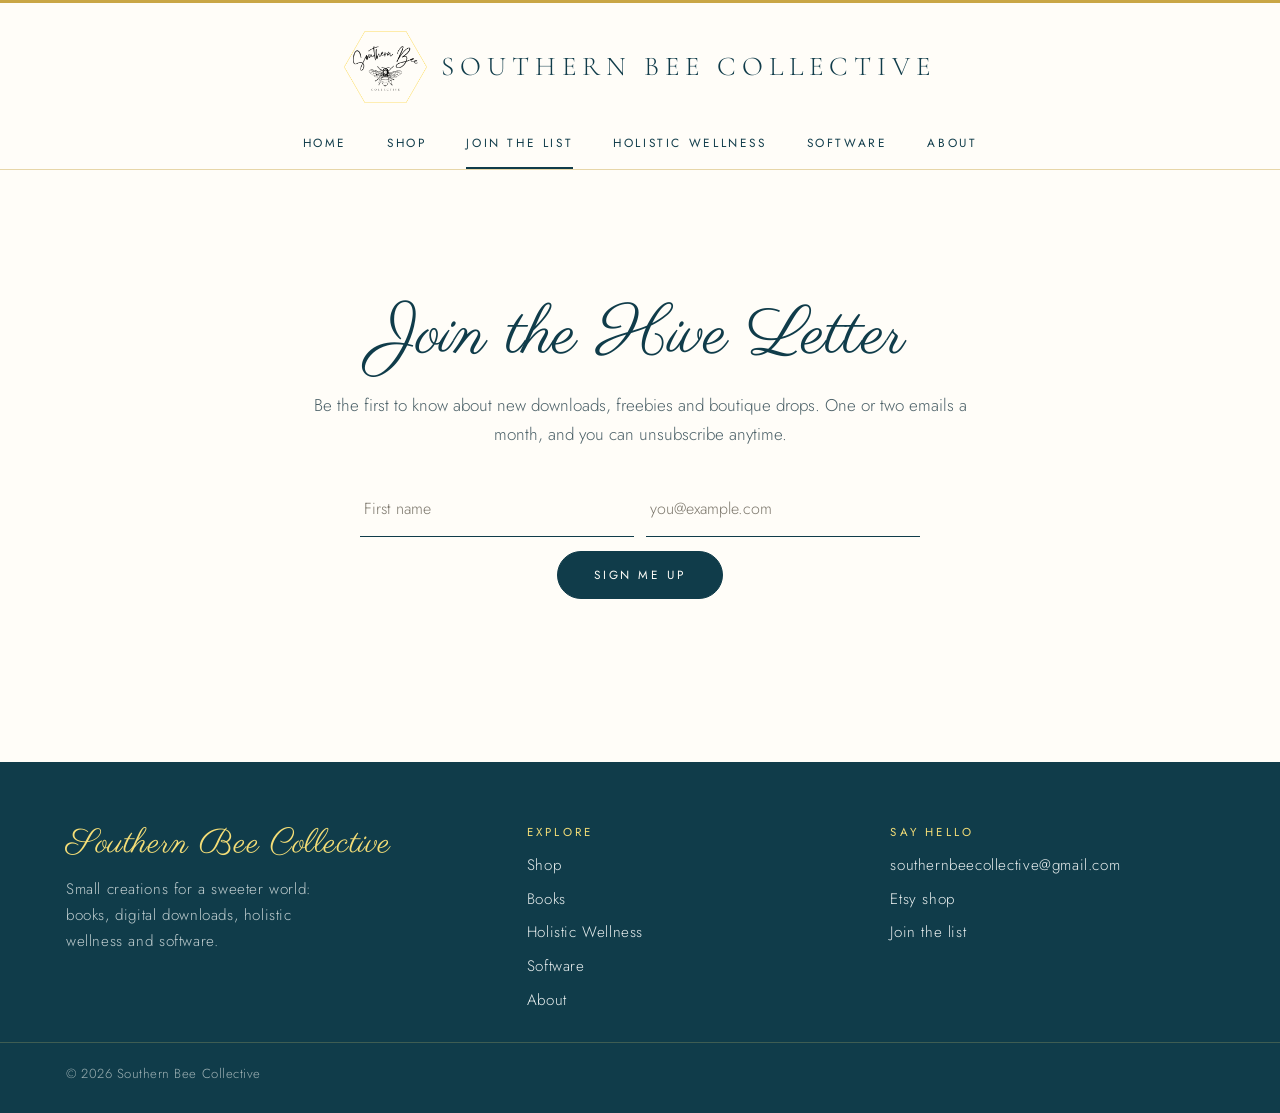
<file: subscribe.html>
<!doctype html>
<html lang="en">
<head>
  <meta charset="utf-8">
  <meta name="viewport" content="width=device-width, initial-scale=1, viewport-fit=cover">
  <title>Join the Hive Letter | Southern Bee Collective</title>
  <meta name="description" content="Join the Southern Bee Collective email list for new downloads, freebies and boutique drops. One or two emails a month.">
  <link rel="canonical" href="https://www.southernbeecollective.com/subscribe.html">
  <meta name="theme-color" content="#103C4A">
  <meta property="og:type" content="website">
  <meta property="og:site_name" content="Southern Bee Collective">
  <meta property="og:title" content="Join the Hive Letter | Southern Bee Collective">
  <meta property="og:description" content="Join the Southern Bee Collective email list for new downloads, freebies and boutique drops. One or two emails a month.">
  <meta property="og:url" content="https://www.southernbeecollective.com/subscribe.html">
  <meta property="og:image" content="https://www.southernbeecollective.com/assets/social-preview.jpg?v=2">
  <meta property="og:image:alt" content="Southern Bee Collective: Small creations for a sweeter world. Jessica Hart with her chestnut horse in an arched gold frame.">
  <meta name="twitter:card" content="summary_large_image">
  <link rel="apple-touch-icon" href="assets/favicon.png">
  <link rel="icon" href="assets/favicon.png">
  <link rel="preconnect" href="https://fonts.googleapis.com">
  <link rel="preconnect" href="https://fonts.gstatic.com" crossorigin>
  <link rel="stylesheet" href="https://fonts.googleapis.com/css2?family=Cormorant+Garamond:ital,wght@0,400;0,500;1,400&family=Parisienne&family=Jost:wght@300;400;500&display=swap">
  <link rel="stylesheet" href="styles.css">
  <script src="site.js" defer></script>
</head>
<body>
  <header class="site-header">
    <div class="wrap">
      <a class="brand" href="index.html">
        <img src="assets/logo.png" alt="" width="65" height="56">
        <span class="brand-name">Southern Bee Collective</span>
      </a>
      <nav class="nav" aria-label="Main">
        <a href="index.html">Home</a>
        <a href="shop.html">Shop</a>
        <a href="subscribe.html" aria-current="page">Join the list</a>
        <a href="equine.html">Holistic Wellness</a>
        <a href="software.html">Software</a>
        <a href="about.html">About</a>
      </nav>
    </div>
  </header>

  <main>
    <section class="signup light" id="signup">
      <div class="wrap">
        <div class="section-head">
          <h2 class="script">Join the Hive Letter</h2>
          <p>Be the first to know about new downloads, freebies and boutique drops. One or two emails a month, and you can unsubscribe anytime.</p>
        </div>
        <form class="signup-form" id="signup-form-page" novalidate>
          <div class="row">
            <input id="name-page" name="name" type="text" aria-label="First name" placeholder="First name" autocomplete="given-name">
            <input id="email-page" name="email" type="email" aria-label="Email address" placeholder="you@example.com" autocomplete="email" required>
          </div>
          <div class="row"><button class="btn" type="submit">Sign me up</button></div>
          <p class="form-note" role="status"></p>
        </form>
      </div>
    </section>

  </main>

  <footer class="site-footer">
    <div class="wrap foot">
      <div class="foot-brand">
        <span class="script">Southern Bee Collective</span>
        <p>Small creations for a sweeter world: books, digital downloads, holistic wellness and software.</p>
      </div>
      <nav aria-label="Footer">
        <h2>Explore</h2>
        <ul><li><a href="shop.html">Shop</a></li><li><a href="index.html#books">Books</a></li><li><a href="equine.html">Holistic Wellness</a></li><li><a href="software.html">Software</a></li><li><a href="about.html">About</a></li></ul>
      </nav>
      <div>
        <h2>Say hello</h2>
        <ul><li><a href="mailto:southernbeecollective@gmail.com">southernbeecollective@gmail.com</a></li><li><a href="https://southernbcollective.etsy.com" target="_blank" rel="noopener" data-link="etsyUrl">Etsy shop</a></li><li><a href="subscribe.html">Join the list</a></li></ul>
      </div>
    </div>
    <div class="foot-base"><div class="wrap"><span>&copy; <span id="year">2026</span> Southern Bee Collective</span></div></div>
  </footer>
</body>
</html>
</file>
<file: styles.css>
/* Southern Bee Collective
   Look: soft glamour. Warm ivory with soft yellow bands, honey gold accents, soft
   deep teal instead of hard black, a centered header and a graceful serif.
   Edit the colors here and the whole site follows. */
:root {
  --honey: #F5DE77;      /* brand yellow, reads as gold against black */
  --honey-deep: #7A5E00; /* darker gold for small text on light backgrounds */
  --champagne: #FBF0CC;  /* soft butter yellow for feature bands */
  --champagne-2: #FDF7E4;/* lighter end of the band wash */
  --gold: #C9A646;       /* hairlines and small flourishes */
  --gold-soft: rgba(201, 166, 70, .45);
  --ink: #103C4A;        /* deep teal for text, buttons and footer */
  --ink-soft: #4C6168;   /* secondary text */
  --mist: #5A6A6E;       /* secondary text on champagne */
  --paper: #FFFDF8;      /* warm ivory page */
  --pearl: #FAF5EA;      /* quiet panels */
  --line: #E8DFC9;

  --display: "Cormorant Garamond", "Cormorant", Garamond, Georgia, serif;
  --script: "Parisienne", "Great Vibes", cursive; /* for a few feature headings */
  --body: "Jost", "Futura", system-ui, -apple-system, "Segoe UI", sans-serif;

  --step-0: 1.0625rem;
  --step-1: 1.25rem;
  --step-2: 2rem;
  --step-3: clamp(2.4rem, 5.5vw, 3.5rem);
  --step-4: clamp(3rem, 8.5vw, 6rem);

  --wrap: 1180px;
  --gutter-l: max(16px, env(safe-area-inset-left, 0px));
  --gutter-r: max(16px, env(safe-area-inset-right, 0px));
  color-scheme: light;
}

* { box-sizing: border-box; }
html { -webkit-text-size-adjust: 100%; }
body {
  margin: 0;
  background: var(--paper);
  color: var(--ink);
  font-family: var(--body);
  font-weight: 300;
  font-size: var(--step-0);
  line-height: 1.7;
}
img { max-width: 100%; height: auto; display: block; }
a { color: inherit; text-underline-offset: 4px; text-decoration-thickness: 1px; }
h1, h2 { font-family: var(--display); font-weight: 400; line-height: 1.08; text-wrap: balance; margin: 0; }
h3 { font-family: var(--body); font-weight: 400; line-height: 1.3; margin: 0; }
p { margin: 0; }
strong, b { font-weight: 500; }
:focus-visible { outline: 1.5px solid currentColor; outline-offset: 4px; }

.wrap {
  max-width: var(--wrap);
  margin-inline: auto;
  padding-left: var(--gutter-l);
  padding-right: var(--gutter-r);
}

/* Small tracked capitals, kept to navigation and buttons */
.nav a, .btn, .chip { text-transform: uppercase; letter-spacing: 0.18em; font-size: 0.78rem; font-weight: 400; }

/* Header: centered house mark over a centered menu */
.site-header { background: var(--paper); border-bottom: 1px solid var(--line); }
.site-header .wrap { display: grid; justify-items: center; gap: 14px; padding-block: 22px 0; }
.brand { display: flex; align-items: center; gap: 14px; text-decoration: none; }
.brand img { height: 58px; width: auto; }
.brand-name { font-family: var(--display); font-size: clamp(1.25rem, 3.4vw, 1.7rem); letter-spacing: 0.16em; text-transform: uppercase; }
.nav { display: flex; justify-content: center; gap: 0 clamp(18px, 3.5vw, 40px); flex-wrap: wrap; }
.nav a { text-decoration: none; padding-block: 12px 14px; border-bottom: 2px solid transparent; }
.nav a:hover { border-bottom-color: var(--honey); }
.nav a[aria-current="page"] { border-bottom-color: var(--ink); }
@media (max-width: 520px) {
  .brand img { height: 46px; }
  .brand-name { letter-spacing: 0.08em; font-size: 1.05rem; }
  .nav { gap: 0 13px; }
  .nav a { letter-spacing: 0.08em; font-size: 0.7rem; }
}

/* Hero: black stage, centered */
.hero { background: var(--champagne); color: var(--ink); }
.hero .wrap { padding-block: clamp(72px, 13vw, 168px); display: grid; justify-items: center; text-align: center; }
.hero-copy { display: grid; justify-items: center; gap: 28px; min-width: 0; }
.hero h1 { font-size: var(--step-4); font-weight: 400; max-width: 16ch; }
.hero p { font-size: var(--step-1); max-width: 34rem; color: var(--ink-soft); }
.page-hero .wrap { padding-block: clamp(56px, 9vw, 112px); gap: 18px; }
.page-hero h1 { font-size: var(--step-4); max-width: 18ch; }

.btn-row { display: flex; gap: 14px; flex-wrap: wrap; justify-content: center; }
.btn {
  display: inline-flex; align-items: center; justify-content: center;
  font-family: var(--body); line-height: 1; text-decoration: none; cursor: pointer;
  padding: 18px 34px; border-radius: 999px; border: 1px solid var(--ink);
  background: var(--ink); color: var(--paper);
  transition: background-color .25s ease, color .25s ease, border-color .25s ease;
}
.btn:hover { background: var(--honey); border-color: var(--honey); color: var(--ink); }
.btn.ghost { background: transparent; color: var(--ink); }
.btn.ghost:hover { background: var(--ink); border-color: var(--ink); color: var(--paper); }
.btn[aria-disabled="true"] { opacity: .4; pointer-events: none; }
/* on black */


/* Home page quote */
.quote-band .wrap { padding-block: clamp(56px, 8vw, 104px) 0; }
.quote { margin: 0 auto; max-width: 46rem; text-align: center; display: grid; justify-items: center; gap: 22px; }
.quote::before, .quote::after { content: ""; width: 56px; height: 1px; background: var(--honey-deep); opacity: .6; }
.quote blockquote { margin: 0; }
.quote p { font-family: var(--display); font-style: italic; font-size: clamp(1.7rem, 3.6vw, 2.6rem); line-height: 1.3; color: var(--ink); text-wrap: balance; }

/* Sections */
.section .wrap { padding-block: clamp(64px, 9vw, 120px); display: grid; gap: clamp(36px, 5vw, 56px); }
.section.tinted { background: var(--pearl); }
.section-head { display: grid; gap: 14px; justify-items: center; text-align: center; max-width: 44rem; margin-inline: auto; }
.section-head p { color: var(--ink-soft); }
.section h2 { font-size: var(--step-3); }

/* Product grid */
.filters { display: flex; gap: 10px; flex-wrap: wrap; justify-content: center; }
.chip {
  font-family: var(--body); padding: 11px 22px; border-radius: 999px; cursor: pointer;
  border: 1px solid var(--line); background: transparent; color: var(--ink);
}
.chip:hover { border-color: var(--ink); }
.chip[aria-pressed="true"] { background: var(--ink); border-color: var(--ink); color: var(--paper); }
.grid { display: grid; grid-template-columns: repeat(auto-fill, minmax(260px, 1fr)); gap: 56px 32px; }
.card { display: flex; flex-direction: column; min-width: 0; text-align: center; }
.card-img { aspect-ratio: 4 / 5; max-width: 100%; background: var(--pearl); display: grid; place-items: center; overflow: hidden; }
.section.tinted .card-img { background: var(--paper); }
.card-img img { width: 100%; height: 100%; object-fit: cover; transition: transform .6s ease; }
.card:hover .card-img img { transform: scale(1.03); }
.card-img .ph { display: grid; place-items: center; width: 100%; height: 100%; }
.card-img .ph img { width: 50%; height: auto; opacity: .5; }
.card:hover .card-img .ph img { transform: none; }
.card-body { padding-top: 22px; display: flex; flex-direction: column; align-items: center; gap: 8px; flex: 1; }
.tag { font-size: 0.85rem; color: var(--honey-deep); letter-spacing: 0.04em; }
.card h3 { font-size: 1.2rem; font-weight: 400; }
.card p { color: var(--ink-soft); font-size: 0.97rem; max-width: 32ch; }
.card .meta { margin-top: auto; display: grid; justify-items: center; gap: 14px; padding-top: 14px; }
.price { font-weight: 400; font-size: 1.05rem; letter-spacing: 0.04em; font-variant-numeric: tabular-nums; }
.card .btn { padding: 14px 26px; }

.empty {
  border-block: 1px solid var(--ink);
  padding: clamp(40px, 7vw, 72px) 24px; text-align: center; display: grid; gap: 16px; justify-items: center;
}
.empty h3 { font-family: var(--display); font-size: var(--step-2); }
.empty p { color: var(--ink-soft); max-width: 40ch; }

.etsy-cta { display: flex; justify-content: center; }
.section .wrap > div:last-child:not(.empty):has(> .btn) { display: flex; justify-content: center; }

.books-grid { grid-template-columns: repeat(auto-fit, minmax(220px, 300px)); justify-content: center; }
.book .card-img { aspect-ratio: 2 / 3; }
.book .card-img > img { box-shadow: 0 18px 36px -18px rgba(16, 60, 74, .45); }

/* Signup band */
.signup { background: var(--champagne); color: var(--ink); }
.signup .wrap { padding-block: clamp(64px, 10vw, 128px); display: grid; gap: 32px; justify-items: center; text-align: center; }
.signup .section-head { gap: 16px; }
.signup h2 { color: var(--ink); font-size: var(--step-3); }
.signup p { color: var(--ink-soft); }
.signup-form { display: grid; gap: 14px; width: 100%; max-width: 560px; }
.signup-form .row { display: flex; gap: 12px; flex-wrap: wrap; justify-content: center; }
.signup-form input {
  flex: 1 1 200px; min-width: 0; font: 300 1rem var(--body); padding: 16px 4px; border-radius: 0;
  border: 0; border-bottom: 1px solid var(--ink); background: transparent; color: var(--ink);
}
.signup-form input::placeholder { color: #6E7F83; }
.signup-form input:focus-visible { outline: none; border-bottom-color: var(--honey-deep); }
.form-note { font-size: 0.95rem; min-height: 1.4em; }
.signup.light { background: var(--paper); color: var(--ink); }
.signup.light h2 { color: var(--ink); font-size: var(--step-4); }
.signup.light p { color: var(--ink-soft); }
.signup.light .signup-form input { border-bottom-color: var(--ink); color: var(--ink); }
.signup.light .signup-form input::placeholder { color: #7D786D; }
.signup.light .signup-form input:focus-visible { border-bottom-color: var(--honey-deep); }
.signup.light .btn { background: var(--ink); border-color: var(--ink); color: var(--paper); }
.signup.light .btn:hover { background: var(--honey); border-color: var(--honey); color: var(--ink); }

/* About */
.prose { display: grid; gap: 22px; max-width: 62ch; margin-inline: auto; }
.prose p { font-size: 1.15rem; }
.contact { display: grid; gap: 6px; padding-top: 28px; border-top: 1px solid var(--line); }
.contact h2 { font-size: var(--step-2); }

/* About photo in a honeycomb cell: a honey border around a flat-top hexagon */
.honeycomb {
  --hex: polygon(25% 0, 75% 0, 100% 50%, 75% 100%, 25% 100%, 0 50%);
  margin: 24px auto 0; width: min(100%, 460px); aspect-ratio: 900 / 780;
  background: var(--honey); clip-path: var(--hex); padding: 7px;
}
.honeycomb img { width: 100%; height: 100%; object-fit: cover; clip-path: var(--hex); }
.prose .photo-credit { margin-top: 14px; text-align: center; font-size: .78rem; letter-spacing: .14em; text-transform: uppercase; color: var(--ink-soft); }

/* Equine Services: photo and black text panel, side by side */
.equine { background: var(--pearl); color: var(--ink); }
.equine-split { display: grid; grid-template-columns: minmax(0, 1fr) minmax(0, 1fr); min-height: min(88vh, 860px); }
.equine-photo { min-height: 0; max-width: 100%; }
.equine-photo img { width: 100%; height: 100%; object-fit: cover; object-position: 40% 30%; }
.equine-copy {
  display: grid; gap: 26px; align-content: center; min-width: 0;
  padding-block: clamp(56px, 8vw, 96px);
  padding-left: max(clamp(24px, 6vw, 88px), env(safe-area-inset-left, 0px));
  padding-right: max(clamp(16px, 6vw, 88px), env(safe-area-inset-right, 0px));
}
.equine-copy h1 { font-size: var(--step-4); }
.callout { font-family: var(--display); font-style: italic; color: var(--honey-deep); font-size: var(--step-2); padding-bottom: 20px; border-bottom: 1px solid var(--honey); justify-self: start; }
.equine-copy .prose { margin-inline: 0; }
.equine-copy .prose p { color: var(--ink-soft); }
.equine-copy .btn-row { justify-content: flex-start; }

@media (max-width: 820px) {
  .equine-split { grid-template-columns: 1fr; min-height: 0; }
  .equine-photo { aspect-ratio: 4 / 5; max-height: 72vh; }
}

/* Script headings: every page title and section heading */
h1.script, h2.script { font-family: var(--script); font-weight: 400; line-height: 1.15; letter-spacing: 0; }
.hero h1.script { font-size: clamp(2.8rem, 7vw, 5.4rem); max-width: 16ch; }
.page-hero h1.script { font-size: clamp(3.6rem, 9vw, 6.5rem); }
.section h2.script, .signup h2.script { font-size: clamp(2.8rem, 6vw, 4.2rem); }
.equine-copy h1.script { font-size: clamp(3.2rem, 8vw, 5.6rem); }
.contact h2.script { font-size: 2.4rem; }

/* Footer */
.site-footer { background: var(--ink); color: #D3DEDF; }
.site-footer .wrap { padding-block: 32px; display: flex; gap: 16px; justify-content: space-between; flex-wrap: wrap; font-size: 0.9rem; letter-spacing: 0.04em; }
.site-footer a { color: var(--honey); }

/* ============ Polish: gold details, softer bands, fuller footer ============ */

/* Header: thin gold rule on top, a larger logo */
.site-header { border-top: 3px solid var(--gold); border-bottom-color: var(--gold-soft); }
.site-header .wrap { padding-block: 28px 0; gap: 18px; }
.brand img { height: 72px; }
.brand-name { letter-spacing: .22em; }
.nav a { letter-spacing: .22em; font-size: .74rem; }
@media (max-width: 520px) { .brand img { height: 56px; } .brand-name { letter-spacing: .1em; } .nav a { letter-spacing: .1em; font-size: .7rem; } }

/* Yellow bands: a soft wash with a faint honeycomb texture */
.hero, .signup:not(.light) {
  background:
    url("data:image/svg+xml,%3Csvg xmlns='http://www.w3.org/2000/svg' width='56' height='97' viewBox='0 0 56 97'%3E%3Cpath d='M28 0l28 16.2v32.4L28 64.8 0 48.6V16.2zM28 64.8V97' fill='none' stroke='%23B08A1E' stroke-opacity='.07' stroke-width='1'/%3E%3C/svg%3E"),
    linear-gradient(180deg, var(--champagne) 0%, var(--champagne-2) 100%);
}

/* Small gold label above a heading */
.eyebrow { font-size: .74rem; letter-spacing: .3em; text-transform: uppercase; color: var(--honey-deep); display: flex; align-items: center; gap: 14px; }
.eyebrow::after, .section-head .eyebrow::before, .page-hero .eyebrow::before { content: ""; width: 48px; height: 1px; background: var(--gold); }
.section-head .eyebrow { justify-content: center; }

/* Home hero: words on the left, an arched portrait on the right */
.hero .wrap:has(.hero-grid) { padding-block: clamp(56px, 9vw, 120px); display: block; text-align: left; }
.hero-grid { display: grid; grid-template-columns: minmax(0, 1.1fr) minmax(0, .9fr); gap: clamp(32px, 6vw, 88px); align-items: center; }
.hero-grid .hero-copy { justify-items: start; gap: 24px; }
.hero-grid h1.script { font-size: clamp(3rem, 6.4vw, 5.6rem); max-width: 12ch; line-height: 1.08; }
.hero-grid p { max-width: 30rem; }
.hero-grid .btn-row { justify-content: flex-start; margin-top: 8px; }
.arch-frame { justify-self: center; padding: 12px; border: 1px solid var(--gold); border-radius: 999px 999px 10px 10px; width: min(100%, 444px); }
.arch { aspect-ratio: 4 / 5; border-radius: 999px 999px 6px 6px; overflow: hidden; box-shadow: 0 30px 60px -30px rgba(16, 60, 74, .45); }
.arch img { width: 100%; height: 100%; object-fit: cover; object-position: 50% 20%; }
@media (max-width: 820px) {
  .hero-grid { grid-template-columns: 1fr; }
  .hero-grid .hero-copy { justify-items: center; text-align: center; }
  .hero-grid .btn-row { justify-content: center; }
  .hero-grid .eyebrow::before { content: ""; width: 48px; height: 1px; background: var(--gold); }
  .arch-frame { width: min(86%, 360px); }
}

/* Buttons: gold on hover with a soft lift */
.btn { padding: 17px 36px; letter-spacing: .22em; font-size: .74rem; transition: background-color .3s ease, color .3s ease, border-color .3s ease, transform .3s ease, box-shadow .3s ease; }
.btn:hover, .signup.light .btn:hover { background: var(--gold); border-color: var(--gold); color: #fff; transform: translateY(-1px); box-shadow: 0 10px 22px -12px rgba(16, 60, 74, .5); }
.btn.ghost:hover { background: var(--ink); border-color: var(--ink); color: var(--paper); }
.nav a:hover { border-bottom-color: var(--gold); }

/* Quote: gold hairlines */
.quote::before, .quote::after { background: var(--gold); opacity: 1; width: 72px; }
.quote p { font-size: clamp(1.8rem, 3.8vw, 2.8rem); }

/* Downloads: a framed three-point card */
.feature { max-width: 880px; margin-inline: auto; width: 100%; display: grid; grid-template-columns: repeat(3, minmax(0, 1fr)); border: 1px solid var(--gold-soft); background: #fff; }
.feature > div { padding: 36px 28px; text-align: center; display: grid; gap: 10px; justify-items: center; align-content: start; }
.feature > div + div { border-left: 1px solid var(--gold-soft); }
.feature .num { font-family: var(--display); font-style: italic; color: var(--gold); font-size: 1.6rem; line-height: 1; }
.feature h3 { font-family: var(--display); font-size: 1.55rem; }
.feature p { font-size: .95rem; color: var(--ink-soft); }
@media (max-width: 720px) {
  .feature { grid-template-columns: 1fr; }
  .feature > div + div { border-left: 0; border-top: 1px solid var(--gold-soft); }
}

/* Software: a 2x2 grid of services framed in gold hairlines */
.services { max-width: 880px; margin-inline: auto; width: 100%; display: grid; grid-template-columns: repeat(2, minmax(0, 1fr)); gap: 1px; background: var(--gold-soft); border: 1px solid var(--gold-soft); }
.services > div { background: #fff; padding: 32px 28px; display: grid; gap: 8px; align-content: start; text-align: center; }
.services h3 { font-family: var(--display); font-size: 1.5rem; }
.services p { font-size: .95rem; color: var(--ink-soft); }
@media (max-width: 640px) { .services { grid-template-columns: 1fr; } }

/* Books: covers with real depth, titles in the serif */
.book .card-img { background: transparent !important; overflow: visible; padding: 0 18px; }
.book .card-img > img { box-shadow: 0 2px 4px rgba(16, 60, 74, .08), 0 28px 48px -22px rgba(16, 60, 74, .55); border-radius: 2px 4px 4px 2px; }
.book .card-body { padding-top: 30px; }
.book h3 { font-family: var(--display); font-size: 1.4rem; line-height: 1.25; max-width: 24ch; }
.books-grid { gap: 64px 56px; }

/* Signup: an inset card framed by a double gold hairline */
.signup-card {
  background: rgba(255, 253, 248, .75); border: 1px solid var(--gold-soft);
  outline: 1px solid var(--gold-soft); outline-offset: 8px;
  padding: clamp(40px, 6vw, 72px) clamp(20px, 6vw, 72px);
  display: grid; gap: 32px; justify-items: center; width: min(100% - 20px, 760px);
}

/* Footer: name, links and contact in three columns */
.site-footer .wrap.foot { display: grid; grid-template-columns: 1.3fr 1fr 1fr; gap: 40px; justify-content: stretch; padding-block: 64px 28px; font-size: .95rem; }
.foot h2 { margin: 0 0 14px; font-family: var(--body); font-weight: 400; font-size: .72rem; letter-spacing: .28em; text-transform: uppercase; color: var(--honey); }
.foot ul { list-style: none; margin: 0; padding: 0; display: grid; gap: 8px; }
.site-footer .foot a { color: #E9EFEF; text-decoration: none; overflow-wrap: anywhere; }
.site-footer .foot a:hover { color: var(--honey); }
.foot-brand { display: grid; gap: 14px; align-content: start; }
.foot-brand .script { font-family: var(--script); font-size: 2.1rem; color: var(--honey); line-height: 1.1; }
.foot-brand p { color: #BFCDCF; max-width: 30ch; }
.site-footer .foot-base { border-top: 1px solid rgba(245, 222, 119, .2); }
.site-footer .foot-base .wrap { padding-block: 20px 28px; font-size: .82rem; color: #9FB2B5; }
@media (max-width: 720px) { .site-footer .wrap.foot { grid-template-columns: 1fr; gap: 32px; } }

@media (prefers-reduced-motion: reduce) {
  * { transition: none !important; }
}
</file>
